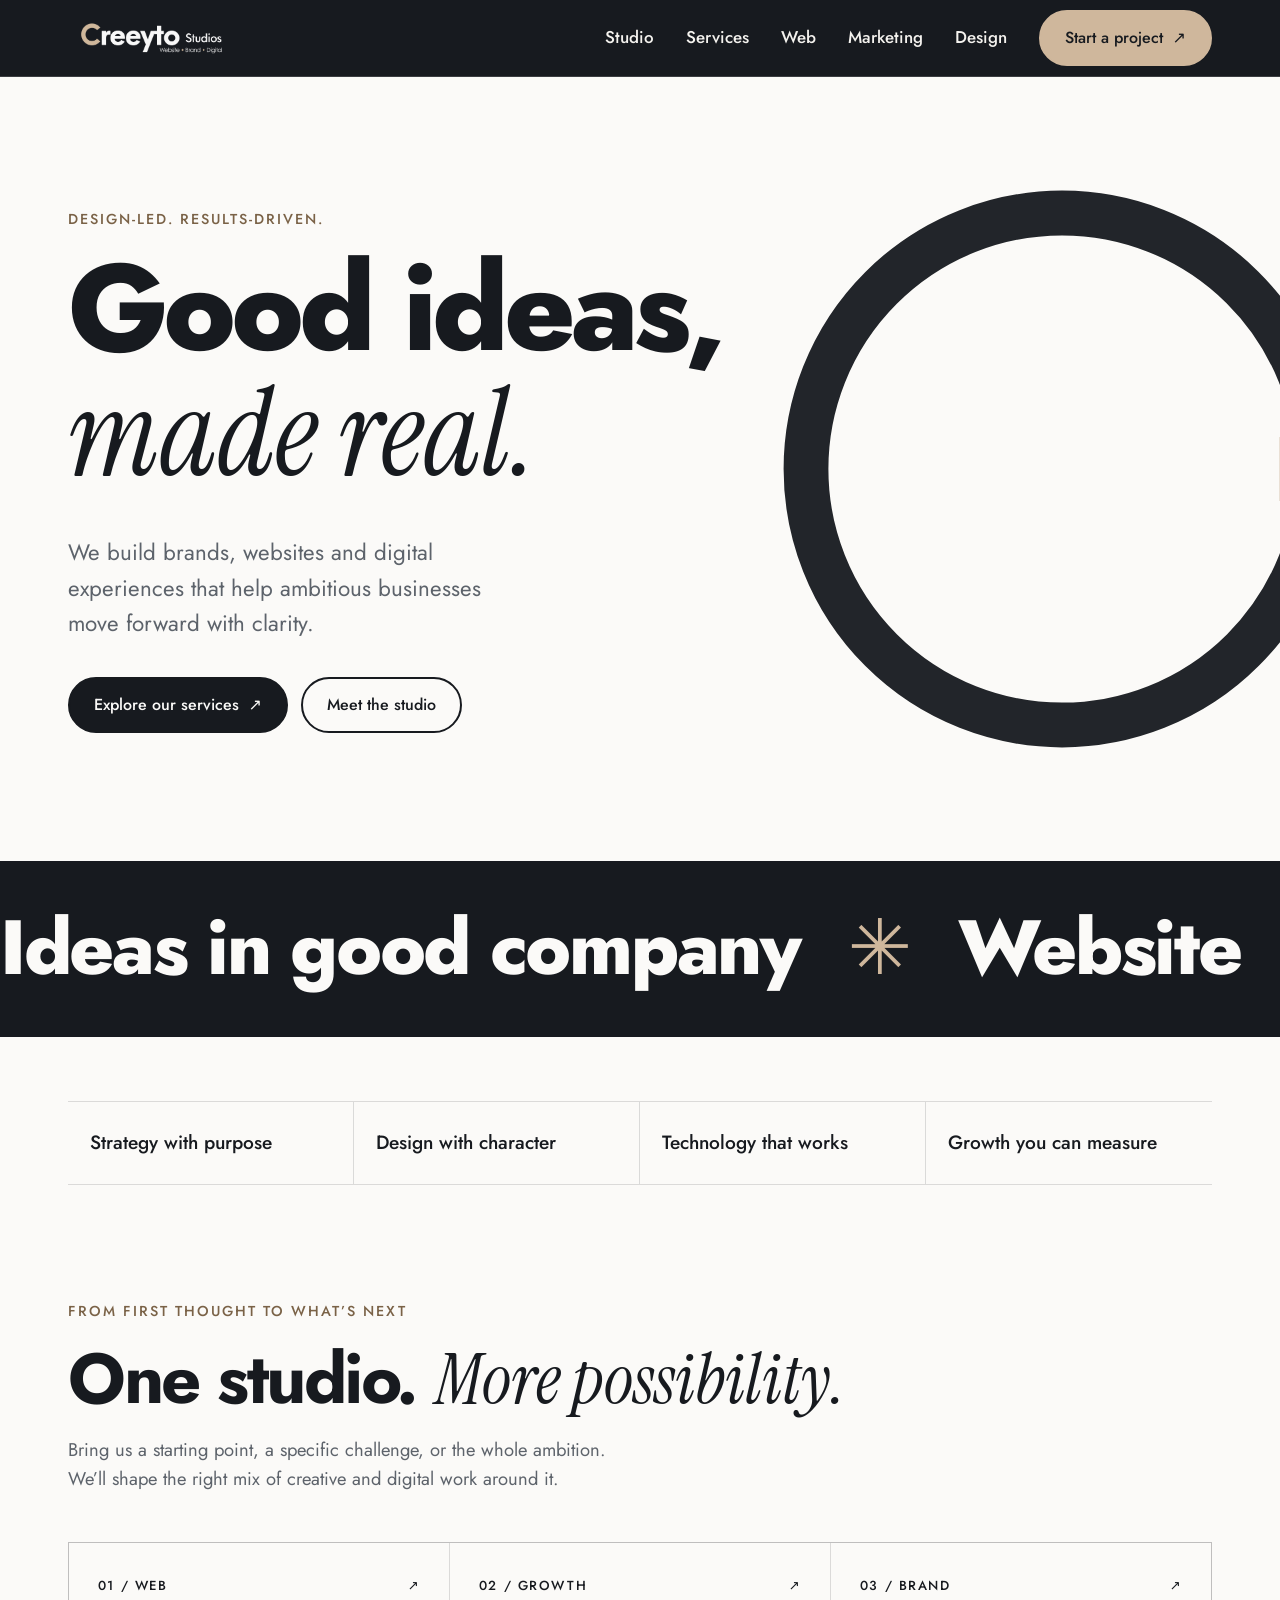
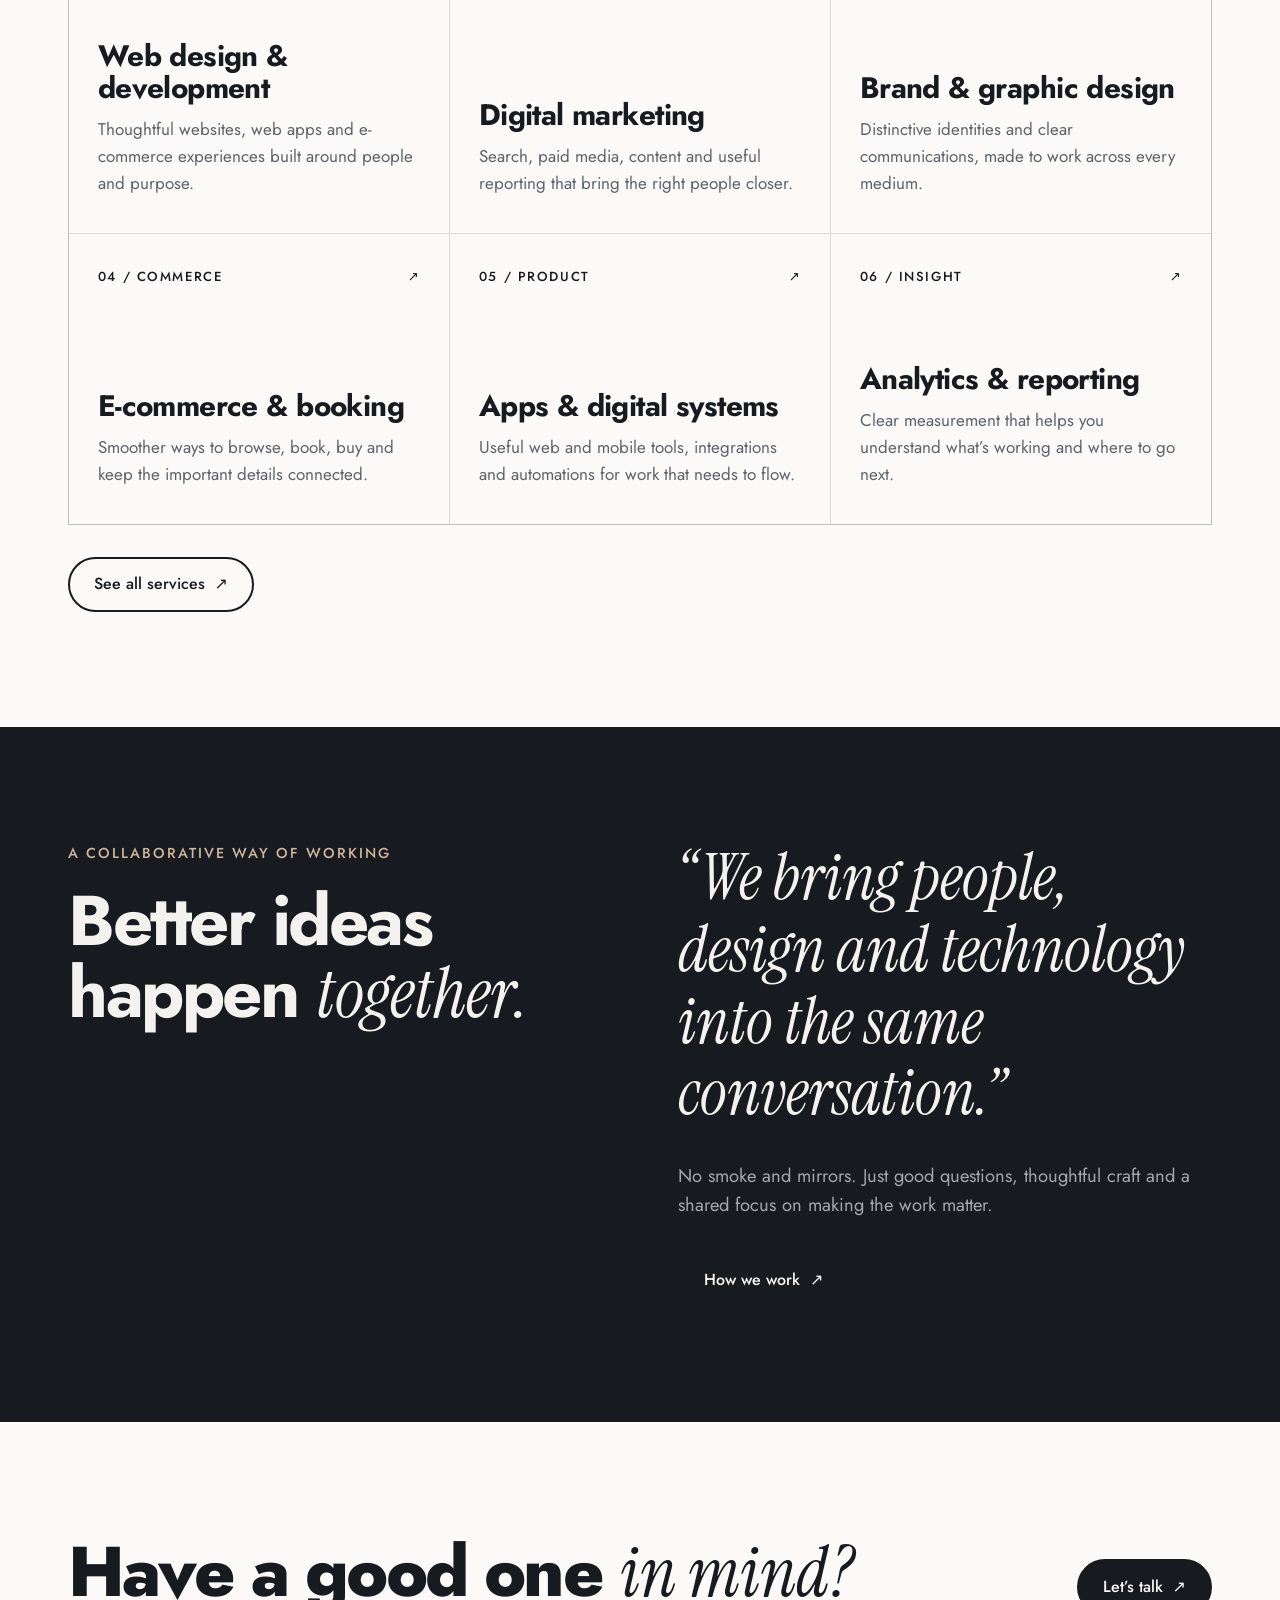
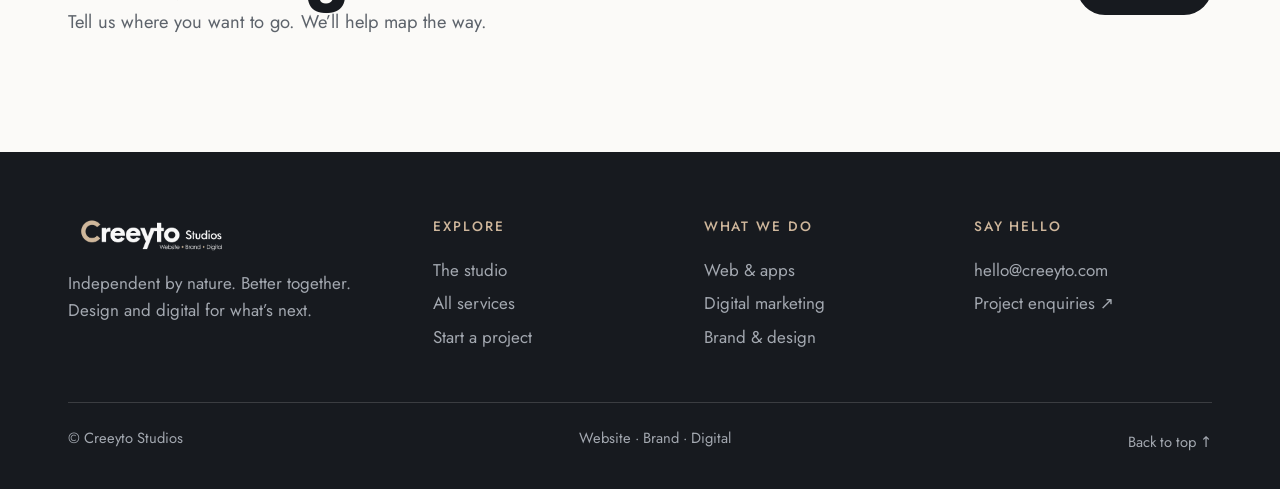
<file: index.html>
<!doctype html>
<html lang="en">
<head>
  <!-- Google tag (gtag.js) -->
<script async src="https://www.googletagmanager.com/gtag/js?id=G-46SFS5KT2S"></script>
<script>
  window.dataLayer = window.dataLayer || [];
  function gtag(){dataLayer.push(arguments);}
  gtag('js', new Date());

  gtag('config', 'G-46SFS5KT2S');
</script>
<meta charset="utf-8"><meta name="viewport" content="width=device-width, initial-scale=1, viewport-fit=cover">
<meta name="theme-color" content="#171a1f"><meta name="description" content="Creeyto is an independent design and digital studio building brands, websites, apps and growth systems.">
<title>Creeyto Studios — Design and digital, thoughtfully made</title>
<link rel="preconnect" href="https://fonts.googleapis.com"><link rel="preconnect" href="https://fonts.gstatic.com" crossorigin>
<link href="https://fonts.googleapis.com/css2?family=Instrument+Serif:ital@0;1&family=Jost:wght@300;400;500;700;800&display=swap" rel="stylesheet">
<script>document.documentElement.classList.add('js')</script>
<style>
:root{
  --bg:#fbfaf8;--ink:#171a1f;--muted:#5d636b;--card:#f0ece5;--line:rgba(23,26,31,.14);--sand:#cfb79c;--sand-ink:#7a6247;
  --f:'Neue Einstellung','Century Gothic','CenturyGotham','Gotham','Jost',system-ui,sans-serif;--s:'Instrument Serif','Georgia','Times New Roman',serif;
  box-sizing:border-box;padding-top:env(safe-area-inset-top,0px);padding-bottom:env(safe-area-inset-bottom,0px)
}
@media (prefers-color-scheme:dark){:root:not([data-theme="light"]){--bg:#13161a;--ink:#f4f2ee;--muted:#a3a8b0;--card:#1c2027;--line:rgba(244,242,238,.16);--sand-ink:#cfb79c}}
:root[data-theme="dark"]{--bg:#13161a;--ink:#f4f2ee;--muted:#a3a8b0;--card:#1c2027;--line:rgba(244,242,238,.16);--sand-ink:#cfb79c}
html{scroll-padding-top:env(safe-area-inset-top,0px)}
*,*::before,*::after{box-sizing:border-box}
body{margin:0;background:var(--bg);color:var(--ink);font:400 1.0625rem/1.6 var(--f);-webkit-font-smoothing:antialiased;overflow-x:hidden}
body::before{content:"";position:fixed;inset:0 0 auto;height:env(safe-area-inset-top,0px);background:var(--bg);z-index:60}
a{color:inherit;text-decoration:none}
:focus-visible{outline:3px solid var(--sand);outline-offset:3px}
.w{max-width:1240px;margin:0 auto;padding:0 clamp(1.25rem,4vw,3rem)}
em,.it{font-family:var(--s);font-style:italic;font-weight:400;letter-spacing:0}
.eb{font-size:.9rem;font-weight:500;letter-spacing:.14em;text-transform:uppercase;color:var(--sand-ink);margin:0 0 1.25rem}

/* header */
header{position:sticky;top:env(safe-area-inset-top,0px);z-index:50;background:color-mix(in srgb,var(--bg) 82%,transparent);backdrop-filter:blur(14px);-webkit-backdrop-filter:blur(14px);border-bottom:1px solid var(--line)}
header .w{display:flex;align-items:center;justify-content:space-between;height:76px}
.logo{font-weight:800;font-size:1.65rem;letter-spacing:-.03em;display:flex;align-items:baseline;gap:.45rem}
.logo b{color:var(--sand)}.logo small{font-size:.9rem;font-weight:500;letter-spacing:0}
nav{display:flex;gap:2rem;align-items:center}
nav a{position:relative;font-weight:500;padding:.3rem 0}
nav a:not(.cta)::after{content:"";position:absolute;left:0;bottom:0;height:2px;width:100%;background:var(--sand);transform:scaleX(0);transform-origin:left;transition:transform .35s}
nav a:not(.cta):hover::after,nav a.on::after{transform:scaleX(1)}
.cta,.btn{display:inline-flex;align-items:center;gap:.6rem;background:var(--ink);color:var(--bg);padding:.8rem 1.5rem;border-radius:999px;font-weight:500;border:2px solid var(--ink);transition:background .3s,color .3s,border-color .3s,gap .3s;cursor:pointer;font-family:inherit;font-size:1rem}
.cta:hover,.btn:hover{background:var(--sand);border-color:var(--sand);color:#171a1f;gap:.95rem}
.btn.o{background:transparent;color:var(--ink)}.btn.o:hover{background:var(--sand);color:#171a1f}
.burger{display:none;background:none;border:0;color:var(--ink);font:inherit;font-weight:500;cursor:pointer;padding:.5rem}

/* pages */
.page{display:none}.page.active{display:block;animation:pg .7s cubic-bezier(.2,.7,.2,1)}
@keyframes pg{from{opacity:0;transform:translateY(24px)}to{opacity:1;transform:none}}
.js .r{opacity:0;transform:translateY(34px);transition:opacity .9s cubic-bezier(.2,.7,.2,1) var(--d,0s),transform .9s cubic-bezier(.2,.7,.2,1) var(--d,0s)}
.js .r.in{opacity:1;transform:none}

/* hero */
.hero{position:relative;overflow:hidden;padding:clamp(3rem,9vw,7.5rem) 0 clamp(4rem,9vw,7rem)}
h1{font-size:clamp(3rem,9.5vw,8.2rem);line-height:.95;letter-spacing:-.04em;font-weight:800;margin:0 0 2rem}
h1 .ln{display:block;overflow:hidden;padding-bottom:.08em}
h1 .ln>span{display:block;transform:translateY(110%);animation:up 1.1s cubic-bezier(.2,.8,.2,1) forwards}
h1 .ln:nth-child(2)>span{animation-delay:.18s}
@keyframes up{to{transform:none}}
.lede{font-size:clamp(1.1rem,2vw,1.4rem);max-width:36ch;color:var(--muted);margin:0 0 2.2rem}
.acts{display:flex;gap:.8rem;flex-wrap:wrap}
.orb{position:absolute;right:-8vw;top:50%;width:min(52vw,640px);aspect-ratio:1;transform:translateY(-50%);color:var(--ink);opacity:.95;pointer-events:none}
.orb .ring{stroke-dasharray:1;stroke-dashoffset:1;animation:draw 2.4s .3s ease forwards}
@keyframes draw{to{stroke-dashoffset:0}}
.orb .sq{transform-origin:100px 100px;animation:spin 18s linear infinite}
@keyframes spin{to{transform:rotate(360deg)}}
.hero .w{position:relative;z-index:1}

/* marquee */
.mq{background:var(--ink);color:var(--bg);overflow:hidden;padding:1.6rem 0;border-block:1px solid var(--line)}
.mq div{display:flex;width:max-content;animation:mq 28s linear infinite}
.mq span{font-size:clamp(2.4rem,6vw,5rem);font-weight:800;letter-spacing:-.03em;white-space:nowrap;padding-right:3rem}
.mq span i{color:var(--sand);font-style:normal;margin-left:3rem}
@keyframes mq{to{transform:translateX(-50%)}}
.mq:hover div{animation-play-state:paused}

/* sections */
section.s{padding:clamp(4rem,9vw,7.5rem) 0}
h2{font-size:clamp(2.2rem,5.5vw,4.4rem);line-height:1.02;letter-spacing:-.035em;font-weight:700;margin:0 0 1.2rem;max-width:18ch}
.sub{color:var(--muted);max-width:50ch;font-size:1.15rem;margin:0 0 3rem}
.pil{display:grid;grid-template-columns:repeat(4,1fr);border-block:1px solid var(--line)}
.pil p{margin:0;padding:1.6rem 1.4rem;font-size:1.2rem;font-weight:500;border-right:1px solid var(--line);transition:background .35s}
.pil p:last-child{border:0}.pil p:hover{background:var(--card)}

.grid{display:grid;grid-template-columns:repeat(3,1fr);gap:1px;background:var(--line);border:1px solid var(--line)}
.card{position:relative;background:var(--bg);padding:2rem 1.8rem 2.2rem;min-height:290px;display:flex;flex-direction:column;overflow:hidden;transition:color .4s}
.card::before{content:"";position:absolute;inset:0;background:var(--sand);transform:translateY(101%);transition:transform .5s cubic-bezier(.2,.8,.2,1);z-index:0}
.card:hover::before{transform:none}.card:hover{color:#171a1f}.card:hover p{color:#171a1f}
.card>*{position:relative;z-index:1}
.card small{font-weight:500;letter-spacing:.12em;text-transform:uppercase;font-size:.82rem;display:flex;justify-content:space-between}
.card h3{font-size:1.85rem;line-height:1.1;letter-spacing:-.02em;margin:auto 0 .7rem;font-weight:700;padding-top:2.5rem}
.card p{margin:0;color:var(--muted);transition:color .4s}
.card .ar{transition:transform .4s}.card:hover .ar{transform:translate(4px,-4px) rotate(8deg)}

.band{background:#171a1f;color:#f4f2ee}
.band .eb{color:var(--sand)}.band .sub{color:#a3a8b0}
.q{font-family:var(--s);font-style:italic;font-size:clamp(2rem,5vw,4rem);line-height:1.12;max-width:22ch;margin:0 0 2rem}
.cols{display:grid;grid-template-columns:1fr 1fr;gap:clamp(2rem,6vw,5rem);align-items:start}
.vals{list-style:none;margin:0;padding:0}
.vals li{display:flex;justify-content:space-between;align-items:baseline;padding:1.1rem 0;border-top:1px solid var(--line);font-size:clamp(1.6rem,3.5vw,2.6rem);font-weight:700;letter-spacing:-.02em;transition:padding .4s,color .4s}
.vals li:last-child{border-bottom:1px solid var(--line)}
.vals li:hover{padding-left:1rem;color:var(--sand-ink)}
.vals span{font-size:1rem;font-weight:400;color:var(--muted);max-width:26ch;text-align:right}
.tags{list-style:none;padding:0;margin:1.5rem 0 0;display:flex;flex-wrap:wrap;gap:.55rem}
.tags li{border:1px solid var(--line);border-radius:999px;padding:.35rem 1rem;font-size:.97rem;transition:background .3s,color .3s}
.tags li:hover{background:var(--sand);color:#171a1f;border-color:var(--sand)}
.steps{display:grid;grid-template-columns:repeat(4,1fr);gap:1.5rem;counter-reset:st}
.steps div{border-top:2px solid var(--ink);padding-top:1.2rem}
.steps div::before{counter-increment:st;content:"0" counter(st);font-family:var(--s);font-style:italic;font-size:2rem;color:var(--sand-ink);display:block}
.steps h4{margin:.2rem 0 .4rem;font-size:1.3rem}.steps p{margin:0;color:var(--muted)}
.ph{padding:clamp(3rem,8vw,6rem) 0 2rem}
.ph h1{font-size:clamp(2.8rem,8vw,6.5rem);max-width:14ch}
.big{font-size:clamp(2.6rem,8vw,7rem);font-weight:800;letter-spacing:-.04em;line-height:.98;margin:0 0 2rem}

/* contact */
form{display:grid;gap:1.2rem}
label{display:grid;gap:.4rem;font-weight:500}
input,select,textarea{font:inherit;color:var(--ink);background:transparent;border:0;border-bottom:2px solid var(--line);padding:.7rem 0;border-radius:0;transition:border-color .3s}
select option{color:#171a1f}
.fld{display:grid;gap:.4rem}.fld>label{font-weight:500}
.ph2{display:grid;grid-template-columns:minmax(150px,200px) 1fr;gap:1rem}
@media (max-width:480px){.ph2{grid-template-columns:1fr}}
input:focus,select:focus,textarea:focus{outline:0;border-color:var(--sand)}
address{font-style:normal;font-size:1.2rem;line-height:1.9}
address a{border-bottom:2px solid var(--sand)}

footer{background:#171a1f;color:#f4f2ee;padding:4rem 0 2rem}
footer .f{display:grid;grid-template-columns:1.4fr 1fr 1fr 1fr;gap:2rem}
footer h5{margin:0 0 1rem;font-size:.85rem;letter-spacing:.14em;text-transform:uppercase;color:var(--sand);font-weight:500}
footer a{display:block;color:#a3a8b0;padding:.2rem 0;transition:color .25s}footer a:hover{color:var(--sand)}
footer .logo{color:#f4f2ee;margin-bottom:1rem}
footer .ft{display:flex;justify-content:space-between;flex-wrap:wrap;gap:.5rem;margin-top:3rem;padding-top:1.5rem;border-top:1px solid rgba(244,242,238,.16);color:#a3a8b0;font-size:.92rem}

@media (max-width:860px){
  .burger{display:block}
  nav{position:fixed;inset:calc(76px + env(safe-area-inset-top,0px)) 0 auto;background:var(--bg);flex-direction:column;align-items:flex-start;padding:1.5rem clamp(1.25rem,4vw,3rem) 2rem;gap:1.1rem;border-bottom:1px solid var(--line);transform:translateY(-130%);transition:transform .45s cubic-bezier(.2,.8,.2,1);z-index:-1}
  nav.open{transform:none}
  nav a{font-size:1.4rem}
  .grid,.cols,.pil,.steps,footer .f{grid-template-columns:1fr}
  .pil p{border-right:0;border-bottom:1px solid var(--line)}
  .orb{opacity:.18;right:-30vw;width:90vw}
  .vals li{flex-direction:column;gap:.3rem}.vals span{text-align:left}
}
@media (prefers-reduced-motion:reduce){
  *,*::before,*::after{animation-duration:.01ms!important;animation-iteration-count:1!important;transition-duration:.01ms!important}
  .js .r{opacity:1;transform:none}h1 .ln>span{transform:none}.orb .ring{stroke-dashoffset:0}
}

/* Homepage refinements */
header{background:#171a1f;color:#f4f2ee;border-color:rgba(244,242,238,.16)}
header nav a{color:#f4f2ee}
header nav .cta{background:#cfb79c;border-color:#cfb79c;color:#171a1f}
header nav .cta:hover{background:#171a1f;color:#cfb79c}
header .burger{color:#f4f2ee}
header nav.open{background:#171a1f;color:#f4f2ee}
.logo img{width:clamp(145px,13vw,180px);height:auto;display:block}
.hero{min-height:570px}
.hero .w{padding-top:1rem;padding-bottom:1rem}
.home-cta{padding:clamp(4rem,9vw,7rem) 0}
.home-cta .w{display:flex;justify-content:space-between;align-items:center;gap:2rem}
.home-cta h2{font-size:clamp(2.3rem,5.5vw,4.4rem);max-width:15ch;margin:0}
footer .w{max-width:1240px}
@media(max-width:860px){.home-cta .w{align-items:flex-start;flex-direction:column}}
</style>
</head>
<body>
<header><div class="w">
<a class="logo" href="index.html" aria-label="Creeyto Studios home"><img src="creeyto-wordmark.png" alt="Creeyto Studios — Website, Brand, Digital"></a>
<button class="burger" aria-expanded="false" aria-controls="nav">Menu</button>
<nav id="nav" aria-label="Main navigation"><a href="studio.html">Studio</a><a href="services.html">Services</a><a href="web-design.html">Web</a><a href="digital-marketing.html">Marketing</a><a href="graphic-design.html">Design</a><a class="cta" href="contact.html">Start a project <span aria-hidden="true">↗</span></a></nav>
</div></header>
<main id="top">
<section class="hero"><svg class="orb" viewBox="0 0 200 200" aria-hidden="true"><circle class="ring" pathLength="1" cx="100" cy="100" r="80" fill="none" stroke="currentColor" stroke-width="14"/><g class="sq"><rect x="168" y="90" width="26" height="20" fill="#cfb79c"/></g></svg>
<div class="w"><p class="eb">Design-led. Results-driven.</p><h1><span class="ln"><span>Good ideas,</span></span><span class="ln"><span><em>made real.</em></span></span></h1><p class="lede">We build brands, websites and digital experiences that help ambitious businesses move forward with clarity.</p><div class="acts"><a class="cta" href="services.html">Explore our services <span aria-hidden="true">↗</span></a><a class="btn o" href="studio.html">Meet the studio</a></div></div></section>
<div class="mq" aria-label="Ideas in good company: website, brand, digital"><div><span>Ideas in good company<i>✳</i></span><span>Website<i>✳</i></span><span>Brand<i>✳</i></span><span>Digital<i>✳</i></span><span>Ideas in good company<i>✳</i></span><span>Website<i>✳</i></span><span>Brand<i>✳</i></span><span>Digital<i>✳</i></span></div></div>
<div class="w r" style="margin-top:4rem"><div class="pil"><p>Strategy with purpose</p><p>Design with character</p><p>Technology that works</p><p>Growth you can measure</p></div></div>
<section class="s"><div class="w"><p class="eb r">From first thought to what’s next</p><h2 class="r">One studio. <em>More possibility.</em></h2><p class="sub r">Bring us a starting point, a specific challenge, or the whole ambition. We’ll shape the right mix of creative and digital work around it.</p><div class="grid">
<a class="card r" href="web-design.html"><small>01 / WEB <span class="ar">↗</span></small><h3>Web design &amp; development</h3><p>Thoughtful websites, web apps and e-commerce experiences built around people and purpose.</p></a>
<a class="card r" href="digital-marketing.html"><small>02 / GROWTH <span class="ar">↗</span></small><h3>Digital marketing</h3><p>Search, paid media, content and useful reporting that bring the right people closer.</p></a>
<a class="card r" href="graphic-design.html"><small>03 / BRAND <span class="ar">↗</span></small><h3>Brand &amp; graphic design</h3><p>Distinctive identities and clear communications, made to work across every medium.</p></a>
<a class="card r" href="services.html#commerce"><small>04 / COMMERCE <span class="ar">↗</span></small><h3>E-commerce &amp; booking</h3><p>Smoother ways to browse, book, buy and keep the important details connected.</p></a>
<a class="card r" href="services.html#apps"><small>05 / PRODUCT <span class="ar">↗</span></small><h3>Apps &amp; digital systems</h3><p>Useful web and mobile tools, integrations and automations for work that needs to flow.</p></a>
<a class="card r" href="services.html#analytics"><small>06 / INSIGHT <span class="ar">↗</span></small><h3>Analytics &amp; reporting</h3><p>Clear measurement that helps you understand what’s working and where to go next.</p></a>
</div><p style="margin:2rem 0 0"><a class="btn o" href="services.html">See all services <span aria-hidden="true">↗</span></a></p></div></section>
<section class="s band"><div class="w cols"><div><p class="eb r">A collaborative way of working</p><h2 class="r">Better ideas happen <em>together.</em></h2></div><div><p class="q r">“We bring people, design and technology into the same conversation.”</p><p class="sub r" style="margin-bottom:2rem">No smoke and mirrors. Just good questions, thoughtful craft and a shared focus on making the work matter.</p><a class="cta r" href="studio.html">How we work <span aria-hidden="true">↗</span></a></div></div></section>
<section class="s home-cta"><div class="w"><div><h2 class="big r" style="max-width:none">Have a good one <em>in mind?</em></h2><p class="sub r" style="margin-bottom:0">Tell us where you want to go. We’ll help map the way.</p></div><a class="cta r" href="contact.html">Let’s talk <span aria-hidden="true">↗</span></a></div></section>
</main>
<footer><div class="w"><div class="f"><div><a class="logo" href="index.html"><img src="creeyto-wordmark.png" alt="Creeyto Studios"></a><p style="color:#a3a8b0;max-width:30ch;margin:0">Independent by nature. Better together. Design and digital for what’s next.</p></div><div><h5>Explore</h5><a href="studio.html">The studio</a><a href="services.html">All services</a><a href="contact.html">Start a project</a></div><div><h5>What we do</h5><a href="web-design.html">Web &amp; apps</a><a href="digital-marketing.html">Digital marketing</a><a href="graphic-design.html">Brand &amp; design</a></div><div><h5>Say hello</h5><a href="mailto:hello@creeyto.com">hello@creeyto.com</a><a href="contact.html">Project enquiries ↗</a></div></div><div class="ft"><span>© <span data-year></span> Creeyto Studios</span><span>Website · Brand · Digital</span><a href="#top">Back to top ↑</a></div></div></footer>
<script>
const io=new IntersectionObserver(es=>es.forEach(e=>{if(e.isIntersecting){e.target.classList.add('in');io.unobserve(e.target)}}),{threshold:.12});
document.querySelectorAll('.r').forEach(el=>io.observe(el));
const b=document.querySelector('.burger'),nav=document.getElementById('nav');
b.addEventListener('click',()=>{const open=nav.classList.toggle('open');b.setAttribute('aria-expanded',String(open));b.textContent=open?'Close':'Menu'});
nav.querySelectorAll('a').forEach(a=>a.addEventListener('click',()=>{nav.classList.remove('open');b.setAttribute('aria-expanded','false');b.textContent='Menu'}));
document.querySelectorAll('.card').forEach((el,i)=>el.style.setProperty('--d',`${(i%3)*.1}s`));
</script>
</body></html>
</file>
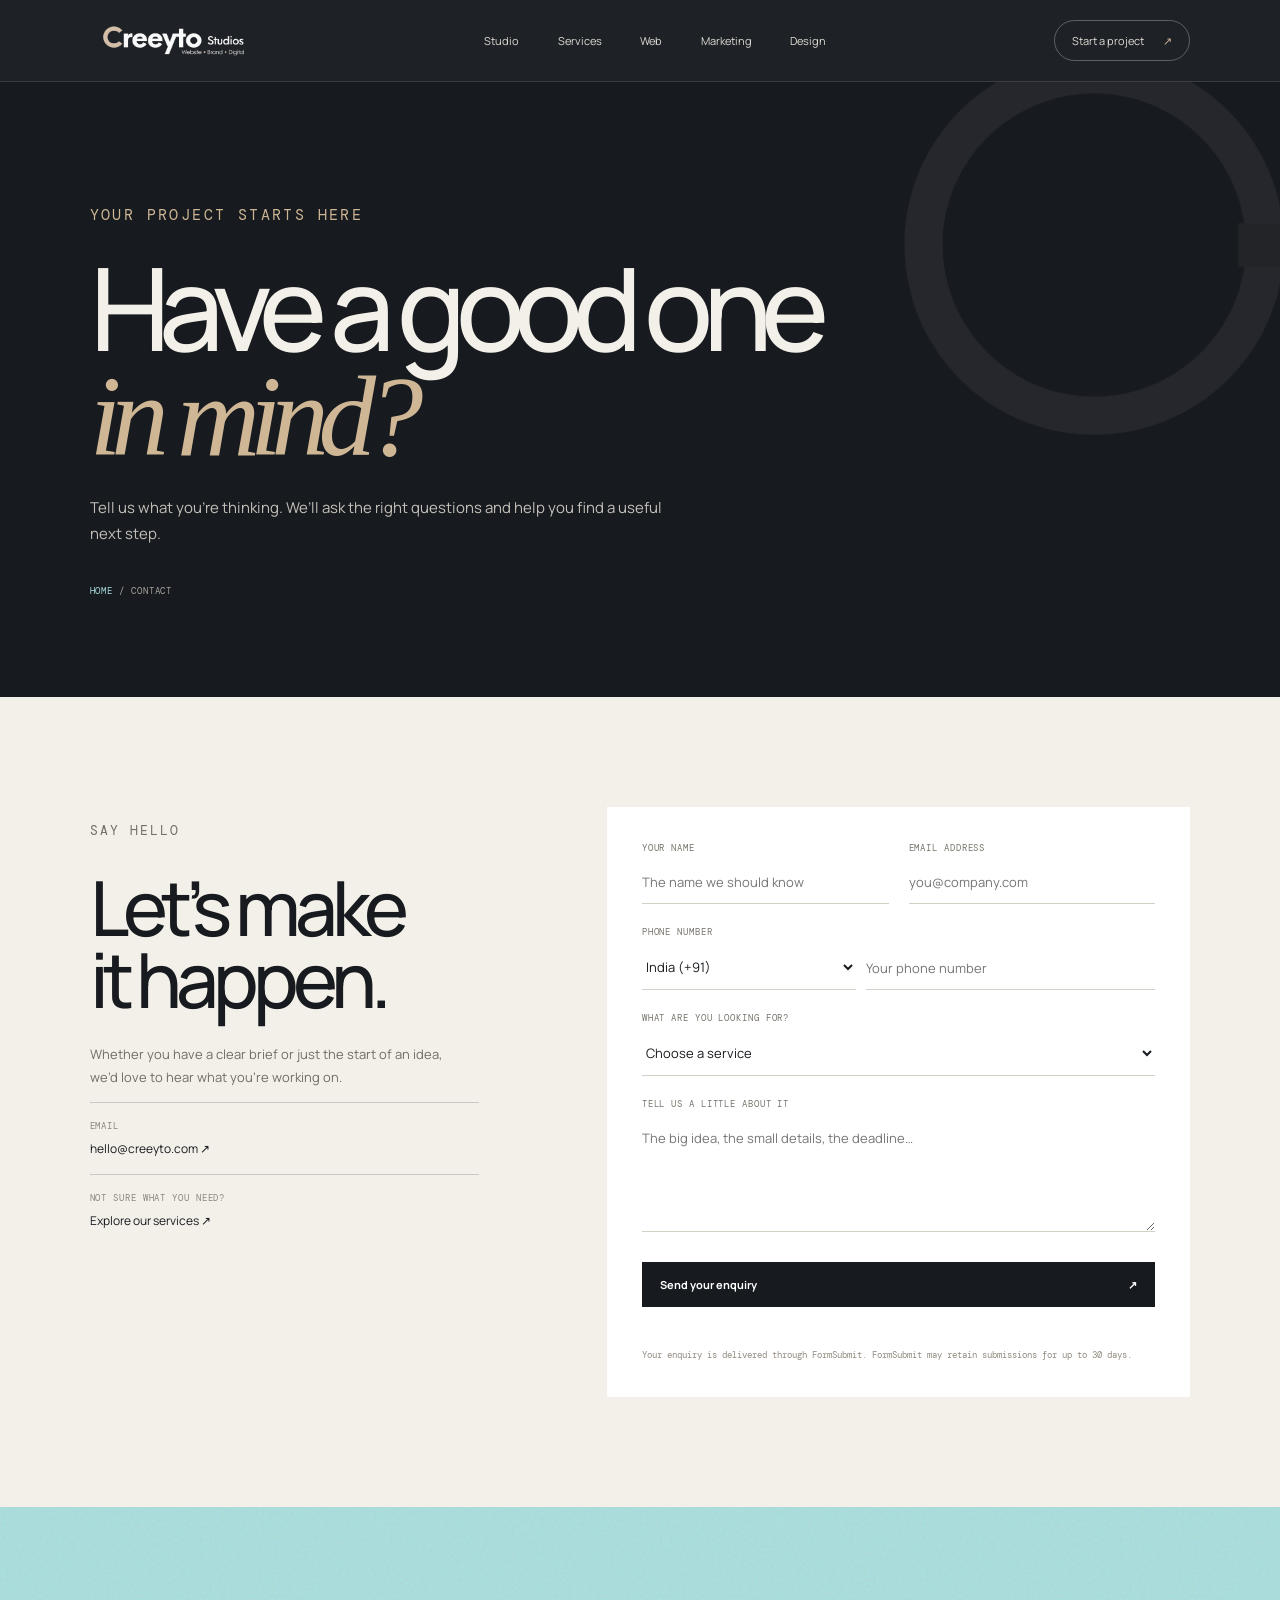
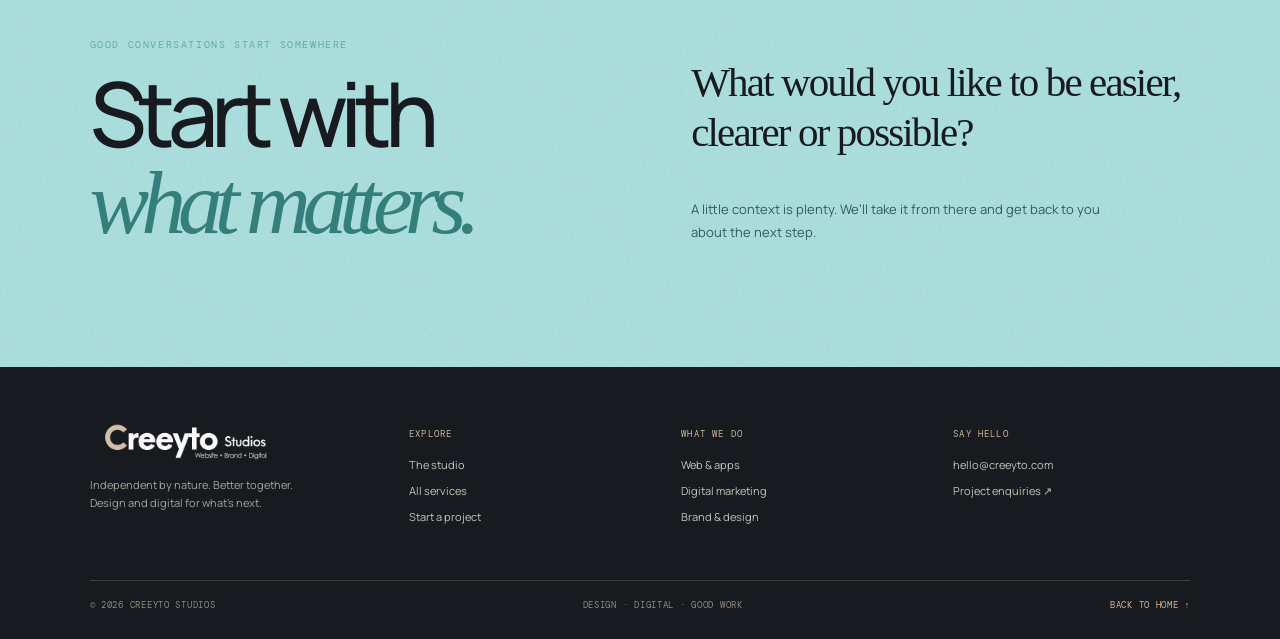
<file: contact.html>
<!doctype html><html lang="en"><head><meta charset="utf-8"><meta name="viewport" content="width=device-width, initial-scale=1"><meta name="theme-color" content="#171a1f"><meta name="description" content="Start a project with Creeyto Studios. Tell us what you have in mind and we'll get back to you."><title>Contact — Creeyto Studios</title><link rel="stylesheet" href="site.css"><script src="site.js" defer></script></head><body>
<header class="site-header"><a class="brand" href="index.html" aria-label="Creeyto Studios home"><img src="creeyto-wordmark.png" alt="Creeyto Studios — Website, Brand, Digital"></a><nav class="desktop-nav" aria-label="Main navigation"><a href="studio.html">Studio</a><a href="services.html">Services</a><a href="web-design.html">Web</a><a href="digital-marketing.html">Marketing</a><a href="graphic-design.html">Design</a></nav><a class="header-cta" href="contact.html" aria-current="page">Start a project <span>↗</span></a><button class="menu-toggle" aria-label="Open navigation" aria-expanded="false"><span></span><span></span></button></header>
<nav class="mobile-menu" aria-label="Mobile navigation" aria-hidden="true"><a href="studio.html">Studio <span>01</span></a><a href="services.html">Services <span>02</span></a><a href="web-design.html">Web <span>03</span></a><a href="digital-marketing.html">Marketing <span>04</span></a><a href="graphic-design.html">Design <span>05</span></a><a href="contact.html">Contact <span>↗</span></a></nav>
<main><section class="page-hero"><div class="hero-watermark" aria-hidden="true"><img src="creeyto-mark-crop.png" alt=""></div><div class="page-hero-inner"><p class="eyebrow light">YOUR PROJECT STARTS HERE</p><h1>Have a good one<br><em>in mind?</em></h1><p>Tell us what you’re thinking. We’ll ask the right questions and help you find a useful next step.</p><div class="crumb"><a href="index.html">HOME</a> / CONTACT</div></div></section>
<section class="section"><div class="contact-grid"><div class="contact-info reveal"><p class="eyebrow">SAY HELLO</p><h2>Let’s make<br>it happen.</h2><p>Whether you have a clear brief or just the start of an idea, we’d love to hear what you’re working on.</p><a class="contact-detail" href="mailto:hello@creeyto.com"><small>EMAIL</small>hello@creeyto.com ↗</a><a class="contact-detail" href="services.html"><small>NOT SURE WHAT YOU NEED?</small>Explore our services ↗</a></div>
<form class="contact-form reveal">
  <div class="form-success" hidden role="status" aria-live="polite"><p class="eyebrow">ENQUIRY RECEIVED</p><h3>Thank you.</h3><p>Your message is on its way. We’ll be in touch soon.</p><a class="text-link" href="index.html">Back to the homepage <span>↗</span></a></div>
  <label class="form-trap" aria-hidden="true">Leave this field empty<input name="_honey" tabindex="-1" autocomplete="off"></label>
  <div class="form-row"><label>Your name<input name="name" autocomplete="name" placeholder="The name we should know" required></label><label>Email address<input type="email" name="email" autocomplete="email" placeholder="you@company.com" required></label></div>
  <label>Phone number<div class="phone-field"><select name="country_code" aria-label="Country calling code" autocomplete="tel-country-code" required><option value="+91" selected>India (+91)</option><option value="+1">United States / Canada (+1)</option><option value="+44">United Kingdom (+44)</option><option value="+61">Australia (+61)</option><option value="+64">New Zealand (+64)</option><option value="+971">UAE (+971)</option><option value="+966">Saudi Arabia (+966)</option><option value="+65">Singapore (+65)</option><option value="+60">Malaysia (+60)</option><option value="+92">Pakistan (+92)</option><option value="+880">Bangladesh (+880)</option><option value="+94">Sri Lanka (+94)</option><option value="+977">Nepal (+977)</option><option value="+86">China (+86)</option><option value="+81">Japan (+81)</option><option value="+82">South Korea (+82)</option><option value="+49">Germany (+49)</option><option value="+33">France (+33)</option><option value="+39">Italy (+39)</option><option value="+34">Spain (+34)</option><option value="+31">Netherlands (+31)</option><option value="+41">Switzerland (+41)</option><option value="+353">Ireland (+353)</option><option value="+55">Brazil (+55)</option><option value="+27">South Africa (+27)</option><option value="+234">Nigeria (+234)</option><option value="+254">Kenya (+254)</option><option value="+62">Indonesia (+62)</option><option value="+63">Philippines (+63)</option><option value="+66">Thailand (+66)</option></select><input type="tel" name="phone" autocomplete="tel-national" inputmode="tel" placeholder="Your phone number" required></div></label>
  <label>What are you looking for?<select name="service" required><option value="" disabled selected>Choose a service</option><option>Web design &amp; development</option><option>Digital marketing</option><option>Brand &amp; graphic design</option><option>E-commerce &amp; booking</option><option>Apps &amp; digital systems</option><option>Analytics &amp; reporting</option><option>Not sure yet</option></select></label>
  <label>Tell us a little about it<textarea name="message" rows="5" placeholder="The big idea, the small details, the deadline…" required></textarea></label>
  <button class="button dark" type="submit"><span>Send your enquiry</span><span>↗</span></button><p class="form-status" aria-live="polite"></p><p class="form-hint">Your enquiry is delivered through FormSubmit. FormSubmit may retain submissions for up to 30 days.</p>
</form></div></section>
<section class="section aqua-band texture"><div class="shell band-grid"><div class="reveal"><p class="eyebrow">GOOD CONVERSATIONS START SOMEWHERE</p><h2 class="section-title">Start with<br><em>what matters.</em></h2></div><div class="reveal"><p class="band-quote">What would you like to be easier, clearer or possible?</p><p class="band-note">A little context is plenty. We’ll take it from there and get back to you about the next step.</p></div></div></section></main>
<footer class="site-footer"><div class="footer-top"><div class="footer-brand"><a href="index.html"><img src="creeyto-wordmark.png" alt="Creeyto Studios"></a><p>Independent by nature. Better together. Design and digital for what’s next.</p></div><div class="footer-col"><h4>EXPLORE</h4><a href="studio.html">The studio</a><a href="services.html">All services</a><a href="contact.html">Start a project</a></div><div class="footer-col"><h4>WHAT WE DO</h4><a href="web-design.html">Web &amp; apps</a><a href="digital-marketing.html">Digital marketing</a><a href="graphic-design.html">Brand &amp; design</a></div><div class="footer-col"><h4>SAY HELLO</h4><a href="mailto:hello@creeyto.com">hello@creeyto.com</a><a href="contact.html">Project enquiries ↗</a></div></div><div class="footer-bottom"><span>© <span data-year></span> CREEYTO STUDIOS</span><span>DESIGN · DIGITAL · GOOD WORK</span><a href="index.html">BACK TO HOME ↑</a></div></footer></body></html>
</file>
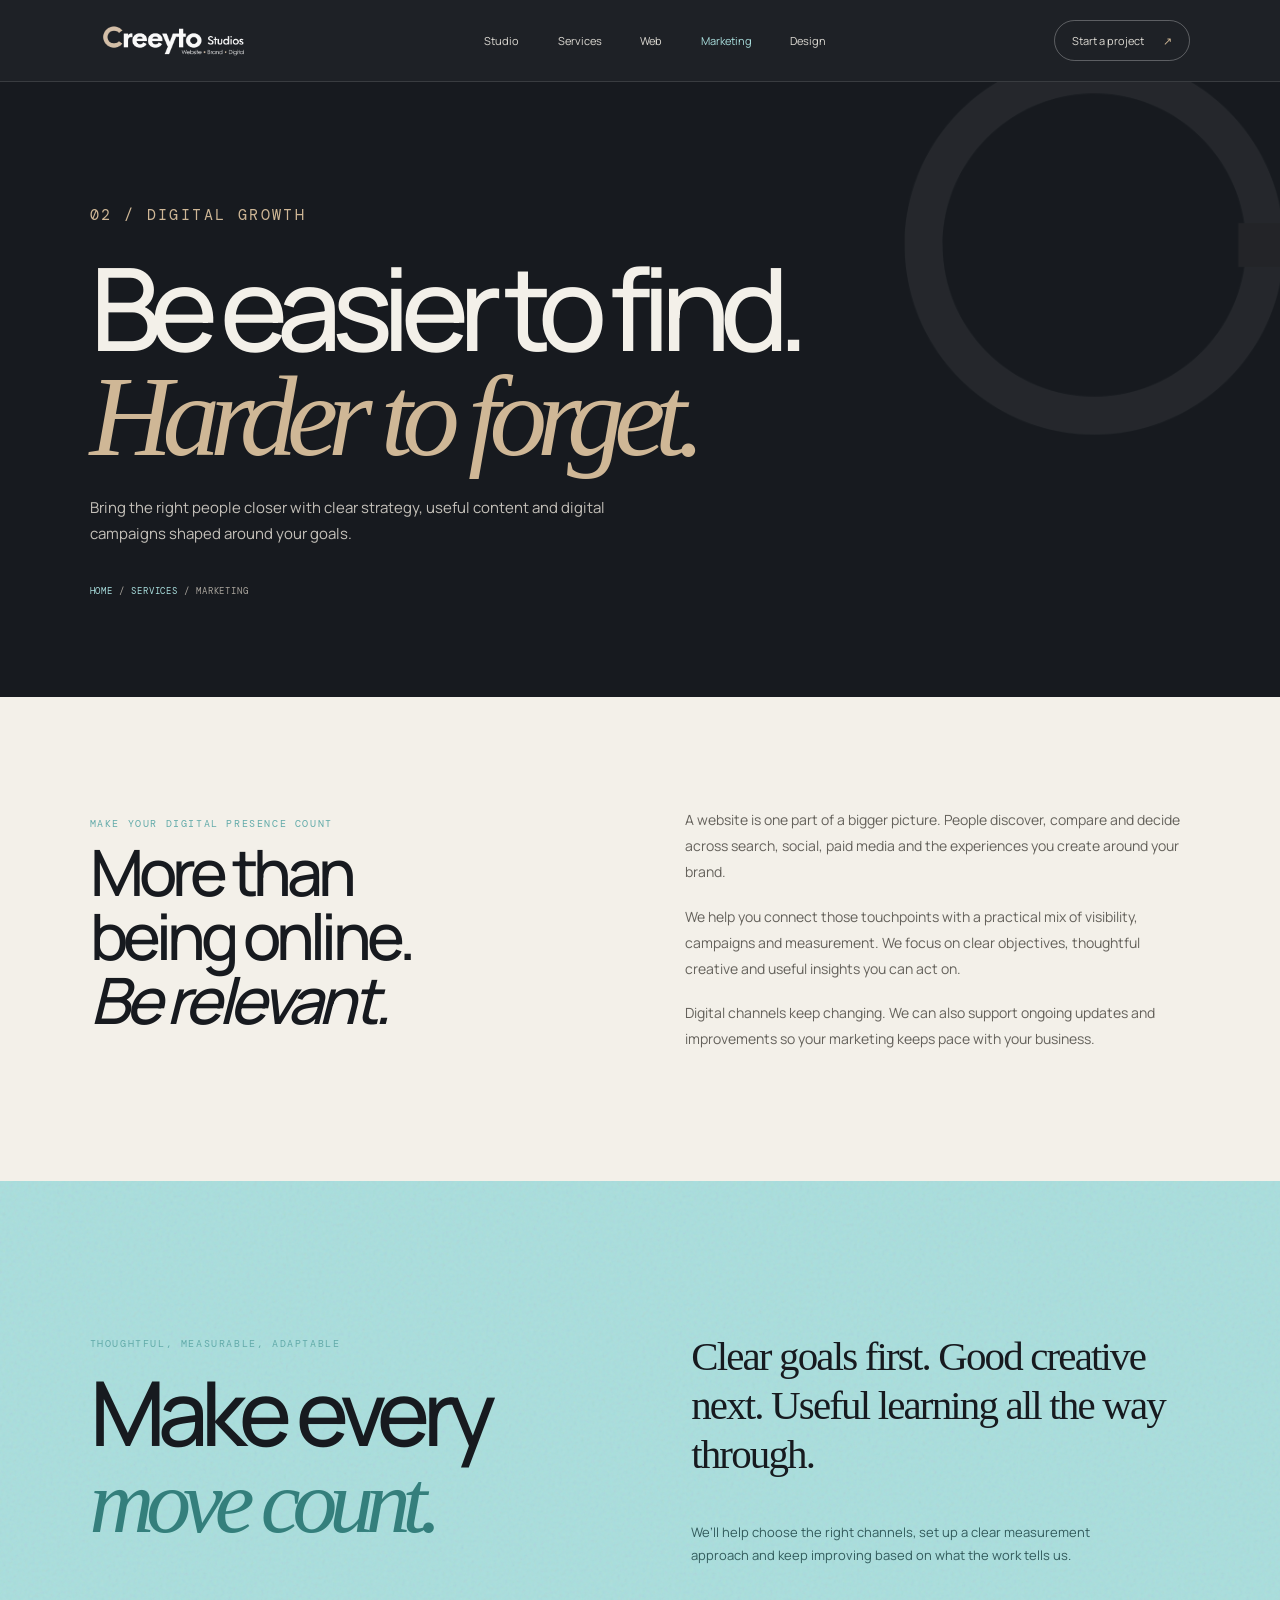
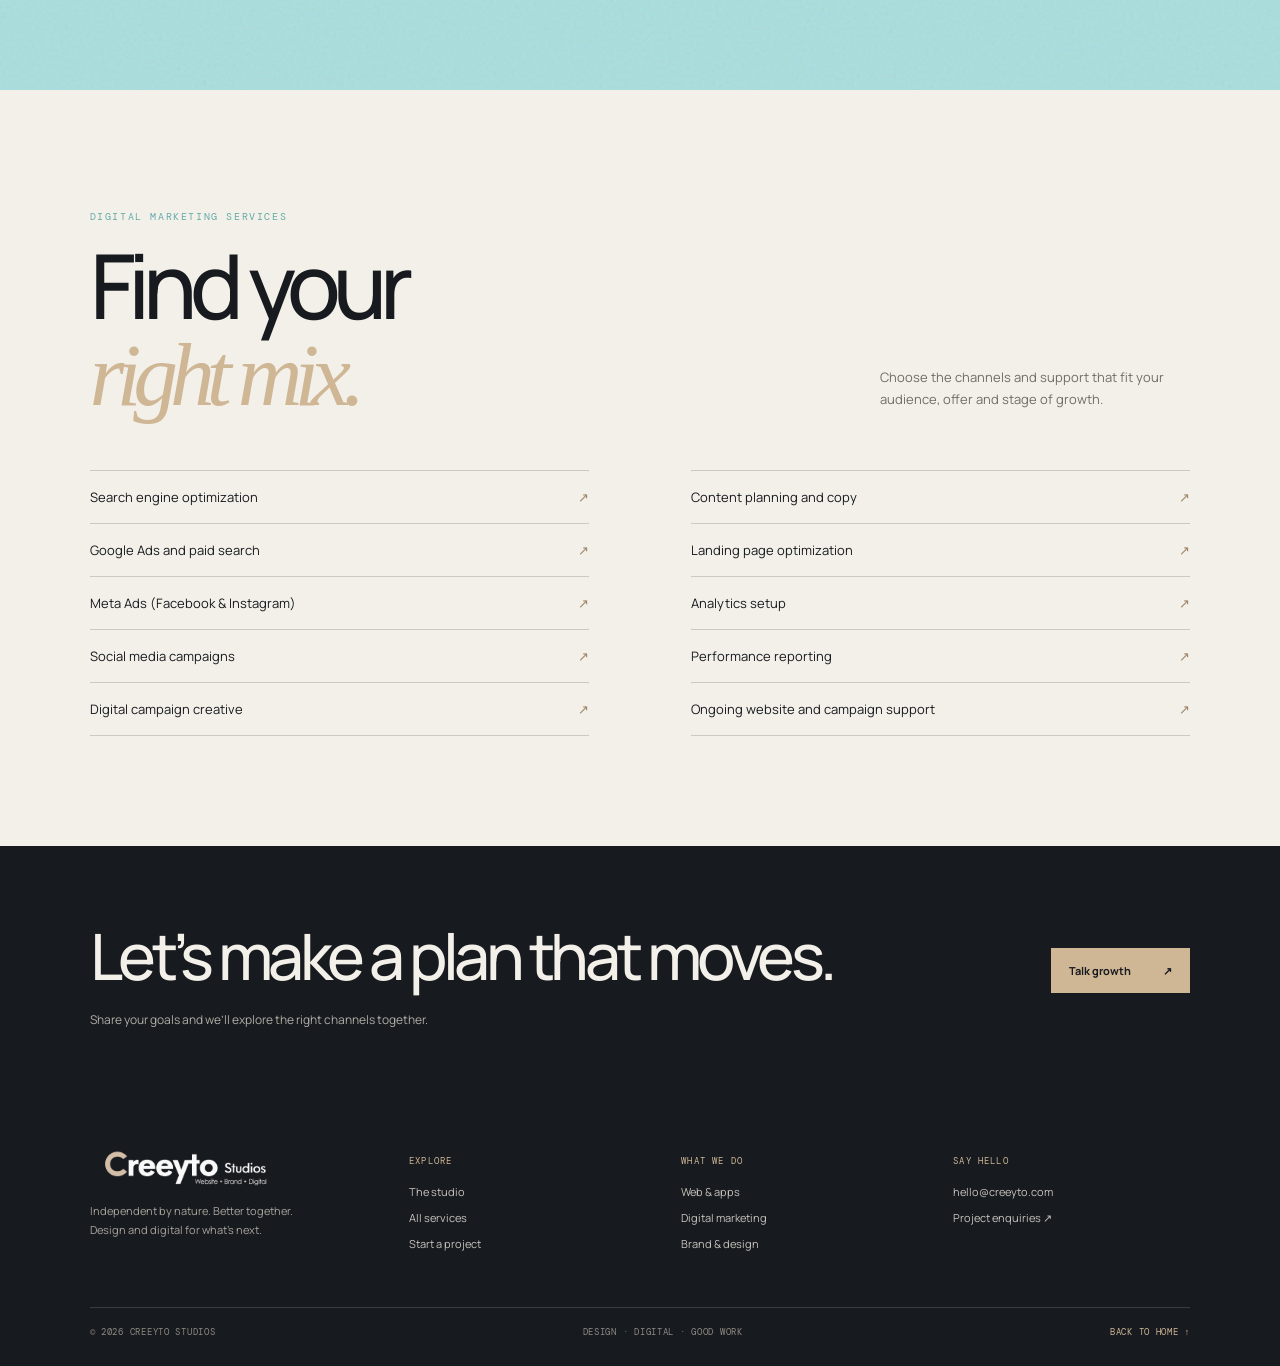
<file: digital-marketing.html>
<!doctype html><html lang="en"><head><meta charset="utf-8"><meta name="viewport" content="width=device-width, initial-scale=1"><meta name="theme-color" content="#171a1f"><meta name="description" content="Creeyto helps businesses get found and grow online with SEO, paid advertising, social campaigns, content and reporting."><title>Digital marketing — Creeyto Studios</title><link rel="stylesheet" href="site.css"><script src="site.js" defer></script></head><body>
<header class="site-header"><a class="brand" href="index.html" aria-label="Creeyto Studios home"><img src="creeyto-wordmark.png" alt="Creeyto Studios — Website, Brand, Digital"></a><nav class="desktop-nav" aria-label="Main navigation"><a href="studio.html">Studio</a><a href="services.html">Services</a><a href="web-design.html">Web</a><a href="digital-marketing.html" aria-current="page">Marketing</a><a href="graphic-design.html">Design</a></nav><a class="header-cta" href="contact.html">Start a project <span>↗</span></a><button class="menu-toggle" aria-label="Open navigation" aria-expanded="false"><span></span><span></span></button></header>
<nav class="mobile-menu" aria-label="Mobile navigation" aria-hidden="true"><a href="studio.html">Studio <span>01</span></a><a href="services.html">Services <span>02</span></a><a href="web-design.html">Web <span>03</span></a><a href="digital-marketing.html">Marketing <span>04</span></a><a href="graphic-design.html">Design <span>05</span></a><a href="contact.html">Contact <span>↗</span></a></nav>
<main><section class="page-hero"><div class="hero-watermark" aria-hidden="true"><img src="creeyto-mark-crop.png" alt=""></div><div class="page-hero-inner"><p class="eyebrow light">02 / DIGITAL GROWTH</p><h1>Be easier to find.<br><em>Harder to forget.</em></h1><p>Bring the right people closer with clear strategy, useful content and digital campaigns shaped around your goals.</p><div class="crumb"><a href="index.html">HOME</a> / <a href="services.html">SERVICES</a> / MARKETING</div></div></section>
<section class="section"><div class="feature-grid"><div class="reveal"><p class="eyebrow">MAKE YOUR DIGITAL PRESENCE COUNT</p><h2>More than<br>being online.<br><em>Be relevant.</em></h2></div><div class="body-copy reveal"><p>A website is one part of a bigger picture. People discover, compare and decide across search, social, paid media and the experiences you create around your brand.</p><p>We help you connect those touchpoints with a practical mix of visibility, campaigns and measurement. We focus on clear objectives, thoughtful creative and useful insights you can act on.</p><p>Digital channels keep changing. We can also support ongoing updates and improvements so your marketing keeps pace with your business.</p></div></div></section>
<section class="section aqua-band texture"><div class="shell band-grid"><div class="reveal"><p class="eyebrow">THOUGHTFUL, MEASURABLE, ADAPTABLE</p><h2 class="section-title">Make every<br><em>move count.</em></h2></div><div class="reveal"><p class="band-quote">Clear goals first. Good creative next. Useful learning all the way through.</p><p class="band-note">We’ll help choose the right channels, set up a clear measurement approach and keep improving based on what the work tells us.</p></div></div></section>
<section class="section"><div class="section-head reveal"><div><p class="eyebrow">DIGITAL MARKETING SERVICES</p><h2 class="section-title">Find your<br><em>right mix.</em></h2></div><p>Choose the channels and support that fit your audience, offer and stage of growth.</p></div><div class="detail-grid"><ul class="detail-list reveal"><li><span>Search engine optimization</span><span>↗</span></li><li><span>Google Ads and paid search</span><span>↗</span></li><li><span>Meta Ads (Facebook &amp; Instagram)</span><span>↗</span></li><li><span>Social media campaigns</span><span>↗</span></li><li><span>Digital campaign creative</span><span>↗</span></li></ul><ul class="detail-list reveal"><li><span>Content planning and copy</span><span>↗</span></li><li><span>Landing page optimization</span><span>↗</span></li><li><span>Analytics setup</span><span>↗</span></li><li><span>Performance reporting</span><span>↗</span></li><li><span>Ongoing website and campaign support</span><span>↗</span></li></ul></div></section>
<section class="callout"><div><h2>Let’s make a plan that moves.</h2><p>Share your goals and we’ll explore the right channels together.</p></div><a class="button" href="contact.html">Talk growth <span>↗</span></a></section></main>
<footer class="site-footer"><div class="footer-top"><div class="footer-brand"><a href="index.html"><img src="creeyto-wordmark.png" alt="Creeyto Studios"></a><p>Independent by nature. Better together. Design and digital for what’s next.</p></div><div class="footer-col"><h4>EXPLORE</h4><a href="studio.html">The studio</a><a href="services.html">All services</a><a href="contact.html">Start a project</a></div><div class="footer-col"><h4>WHAT WE DO</h4><a href="web-design.html">Web &amp; apps</a><a href="digital-marketing.html">Digital marketing</a><a href="graphic-design.html">Brand &amp; design</a></div><div class="footer-col"><h4>SAY HELLO</h4><a href="mailto:hello@creeyto.com">hello@creeyto.com</a><a href="contact.html">Project enquiries ↗</a></div></div><div class="footer-bottom"><span>© <span data-year></span> CREEYTO STUDIOS</span><span>DESIGN · DIGITAL · GOOD WORK</span><a href="index.html">BACK TO HOME ↑</a></div></footer></body></html>
</file>
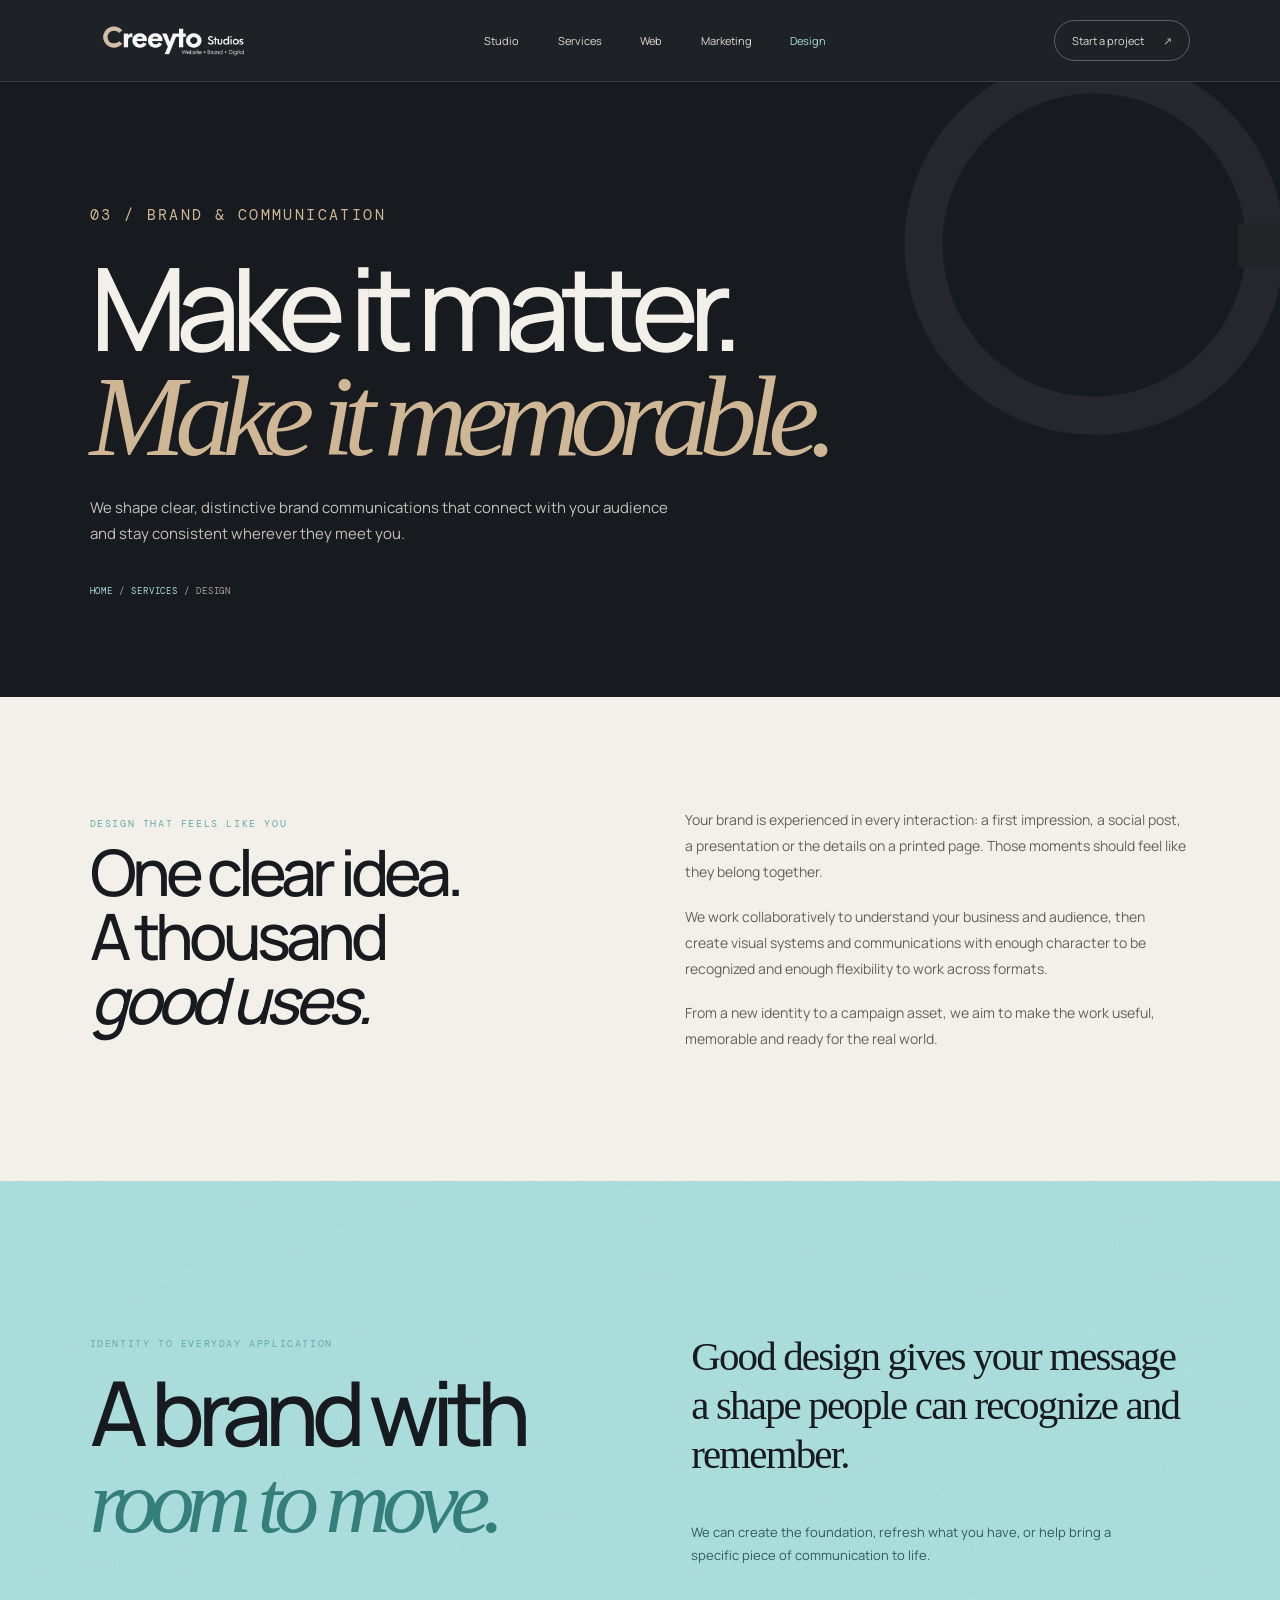
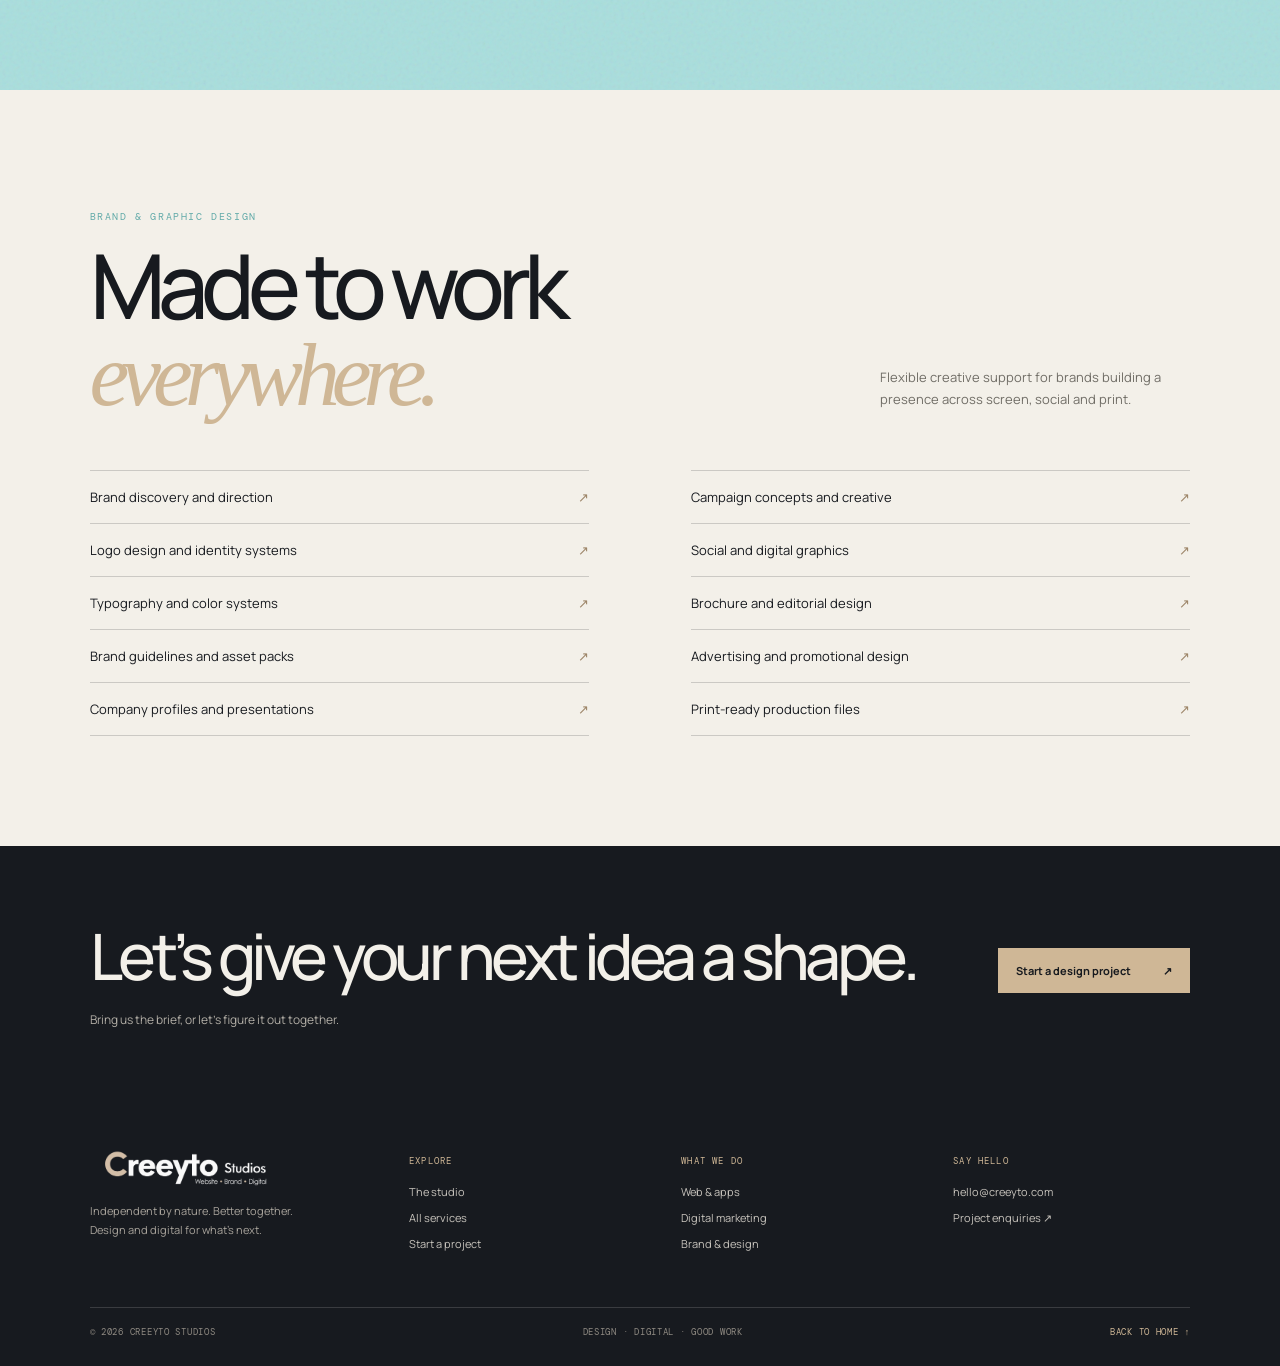
<file: graphic-design.html>
<!doctype html><html lang="en"><head><meta charset="utf-8"><meta name="viewport" content="width=device-width, initial-scale=1"><meta name="theme-color" content="#171a1f"><meta name="description" content="Creeyto creates brand identity and graphic design that connects businesses with their audience across print and digital."><title>Brand &amp; graphic design — Creeyto Studios</title><link rel="stylesheet" href="site.css"><script src="site.js" defer></script></head><body>
<header class="site-header"><a class="brand" href="index.html" aria-label="Creeyto Studios home"><img src="creeyto-wordmark.png" alt="Creeyto Studios — Website, Brand, Digital"></a><nav class="desktop-nav" aria-label="Main navigation"><a href="studio.html">Studio</a><a href="services.html">Services</a><a href="web-design.html">Web</a><a href="digital-marketing.html">Marketing</a><a href="graphic-design.html" aria-current="page">Design</a></nav><a class="header-cta" href="contact.html">Start a project <span>↗</span></a><button class="menu-toggle" aria-label="Open navigation" aria-expanded="false"><span></span><span></span></button></header>
<nav class="mobile-menu" aria-label="Mobile navigation" aria-hidden="true"><a href="studio.html">Studio <span>01</span></a><a href="services.html">Services <span>02</span></a><a href="web-design.html">Web <span>03</span></a><a href="digital-marketing.html">Marketing <span>04</span></a><a href="graphic-design.html">Design <span>05</span></a><a href="contact.html">Contact <span>↗</span></a></nav>
<main><section class="page-hero"><div class="hero-watermark" aria-hidden="true"><img src="creeyto-mark-crop.png" alt=""></div><div class="page-hero-inner"><p class="eyebrow light">03 / BRAND &amp; COMMUNICATION</p><h1>Make it matter.<br><em>Make it memorable.</em></h1><p>We shape clear, distinctive brand communications that connect with your audience and stay consistent wherever they meet you.</p><div class="crumb"><a href="index.html">HOME</a> / <a href="services.html">SERVICES</a> / DESIGN</div></div></section>
<section class="section"><div class="feature-grid"><div class="reveal"><p class="eyebrow">DESIGN THAT FEELS LIKE YOU</p><h2>One clear idea.<br>A thousand<br><em>good uses.</em></h2></div><div class="body-copy reveal"><p>Your brand is experienced in every interaction: a first impression, a social post, a presentation or the details on a printed page. Those moments should feel like they belong together.</p><p>We work collaboratively to understand your business and audience, then create visual systems and communications with enough character to be recognized and enough flexibility to work across formats.</p><p>From a new identity to a campaign asset, we aim to make the work useful, memorable and ready for the real world.</p></div></div></section>
<section class="section aqua-band texture"><div class="shell band-grid"><div class="reveal"><p class="eyebrow">IDENTITY TO EVERYDAY APPLICATION</p><h2 class="section-title">A brand with<br><em>room to move.</em></h2></div><div class="reveal"><p class="band-quote">Good design gives your message a shape people can recognize and remember.</p><p class="band-note">We can create the foundation, refresh what you have, or help bring a specific piece of communication to life.</p></div></div></section>
<section class="section"><div class="section-head reveal"><div><p class="eyebrow">BRAND &amp; GRAPHIC DESIGN</p><h2 class="section-title">Made to work<br><em>everywhere.</em></h2></div><p>Flexible creative support for brands building a presence across screen, social and print.</p></div><div class="detail-grid"><ul class="detail-list reveal"><li><span>Brand discovery and direction</span><span>↗</span></li><li><span>Logo design and identity systems</span><span>↗</span></li><li><span>Typography and color systems</span><span>↗</span></li><li><span>Brand guidelines and asset packs</span><span>↗</span></li><li><span>Company profiles and presentations</span><span>↗</span></li></ul><ul class="detail-list reveal"><li><span>Campaign concepts and creative</span><span>↗</span></li><li><span>Social and digital graphics</span><span>↗</span></li><li><span>Brochure and editorial design</span><span>↗</span></li><li><span>Advertising and promotional design</span><span>↗</span></li><li><span>Print-ready production files</span><span>↗</span></li></ul></div></section>
<section class="callout"><div><h2>Let’s give your next idea a shape.</h2><p>Bring us the brief, or let’s figure it out together.</p></div><a class="button" href="contact.html">Start a design project <span>↗</span></a></section></main>
<footer class="site-footer"><div class="footer-top"><div class="footer-brand"><a href="index.html"><img src="creeyto-wordmark.png" alt="Creeyto Studios"></a><p>Independent by nature. Better together. Design and digital for what’s next.</p></div><div class="footer-col"><h4>EXPLORE</h4><a href="studio.html">The studio</a><a href="services.html">All services</a><a href="contact.html">Start a project</a></div><div class="footer-col"><h4>WHAT WE DO</h4><a href="web-design.html">Web &amp; apps</a><a href="digital-marketing.html">Digital marketing</a><a href="graphic-design.html">Brand &amp; design</a></div><div class="footer-col"><h4>SAY HELLO</h4><a href="mailto:hello@creeyto.com">hello@creeyto.com</a><a href="contact.html">Project enquiries ↗</a></div></div><div class="footer-bottom"><span>© <span data-year></span> CREEYTO STUDIOS</span><span>DESIGN · DIGITAL · GOOD WORK</span><a href="index.html">BACK TO HOME ↑</a></div></footer></body></html>
</file>
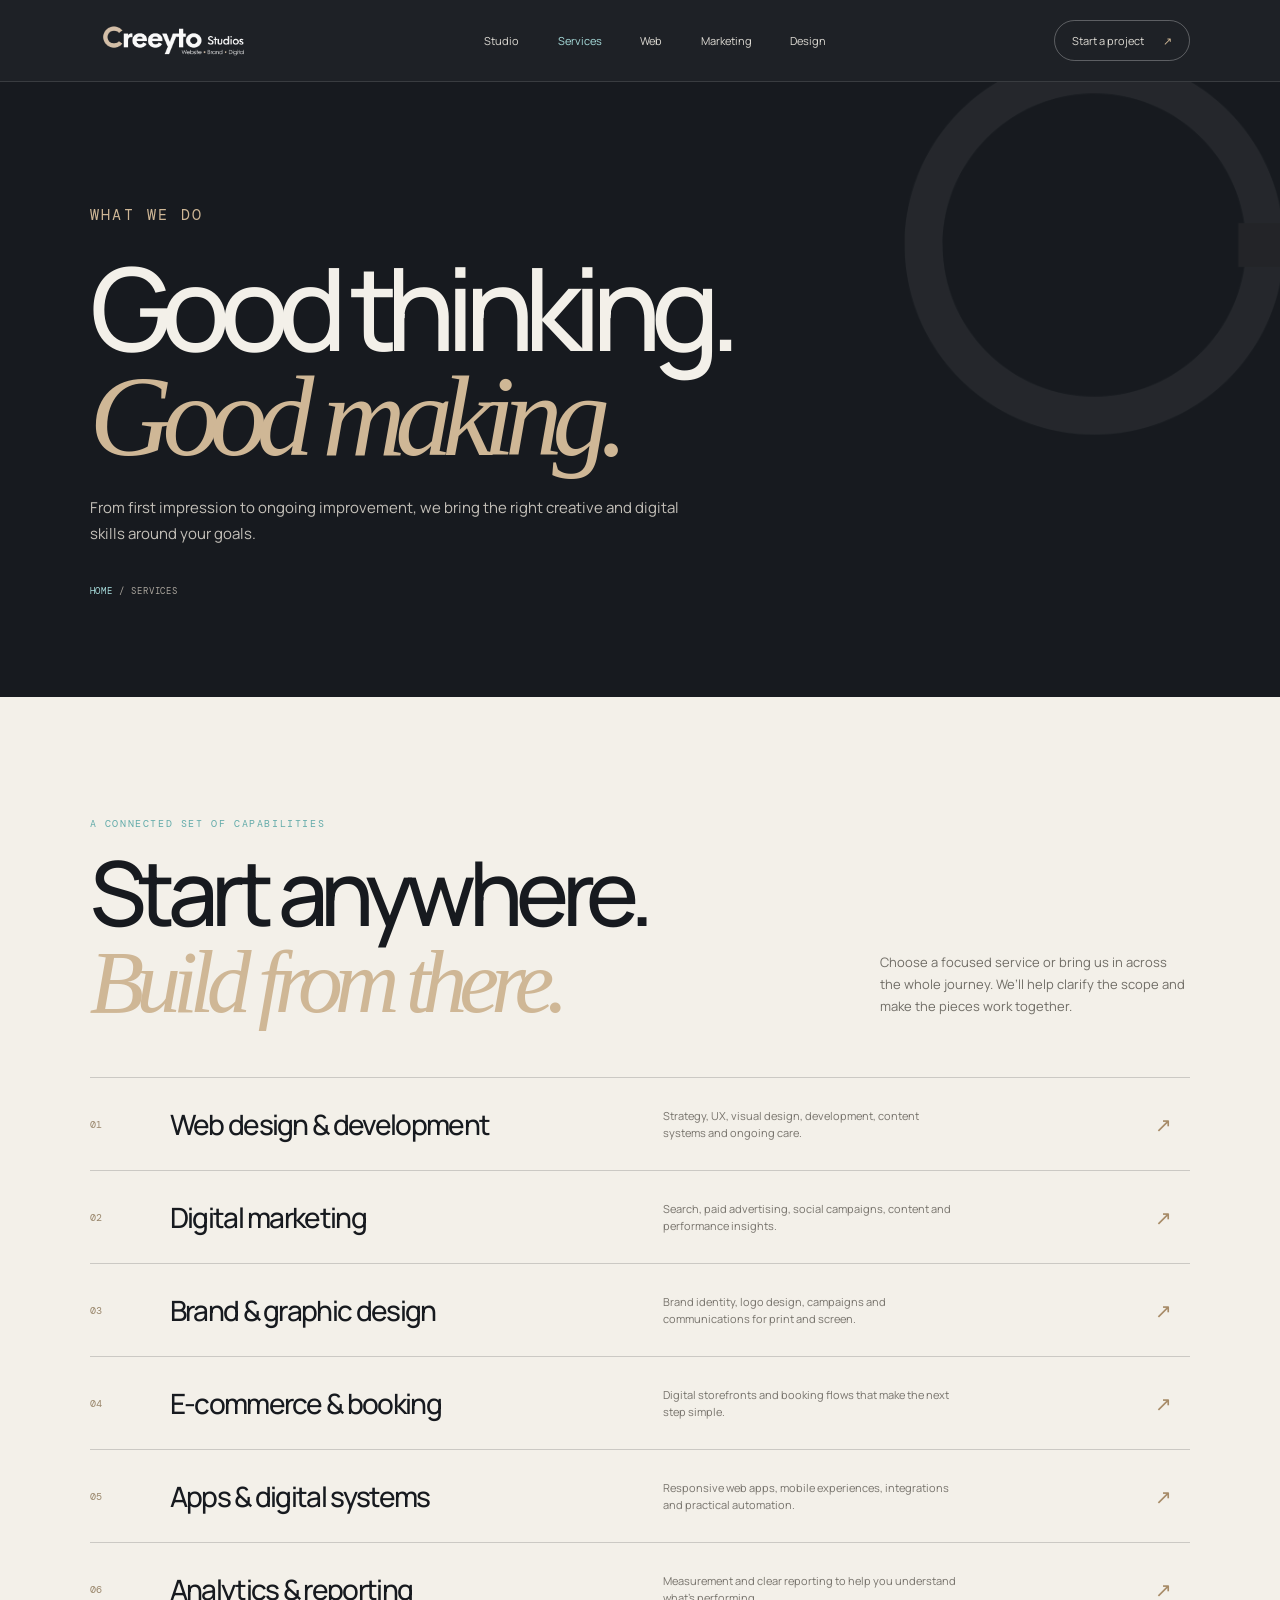
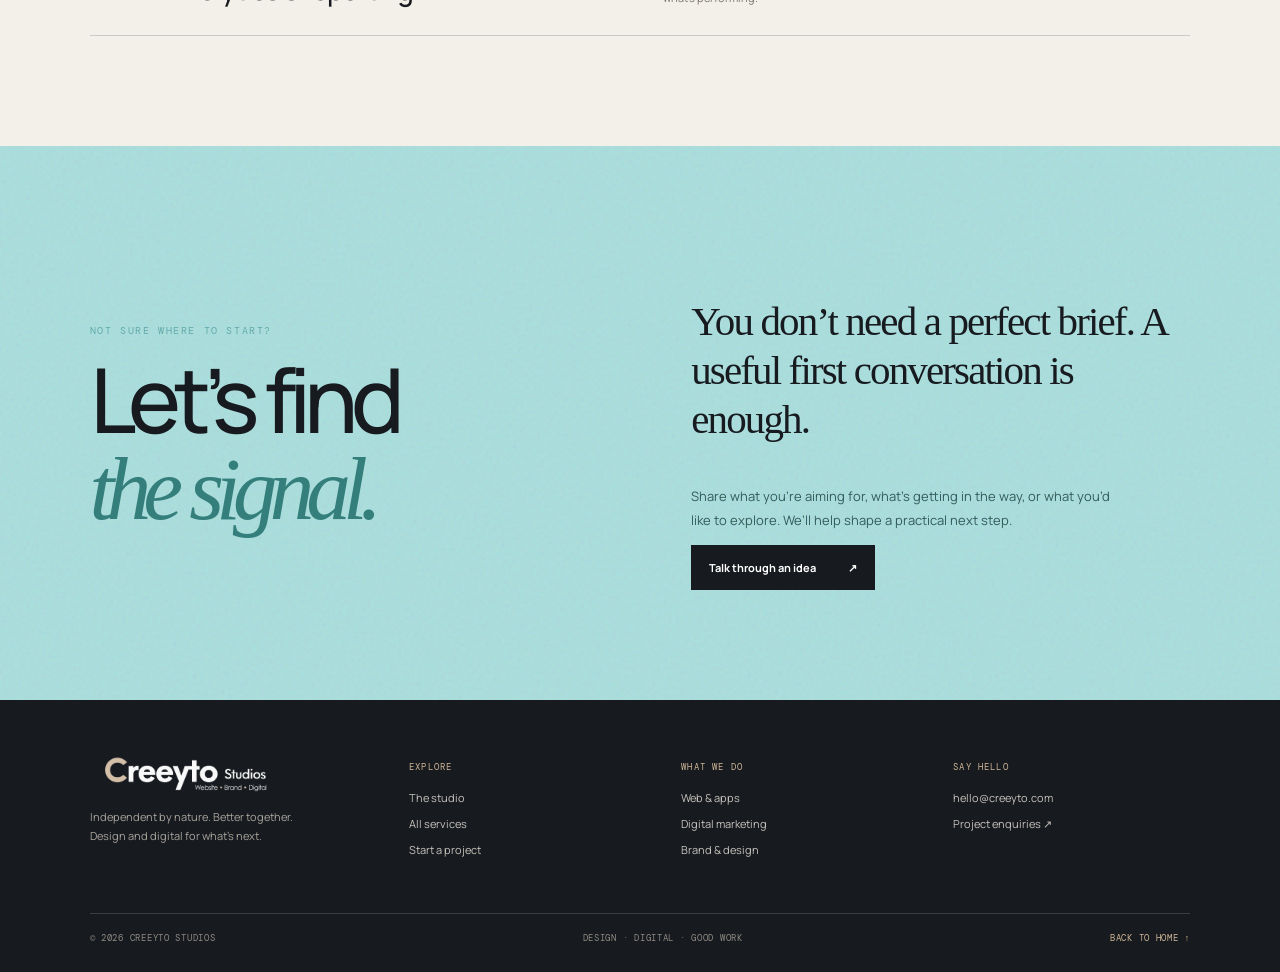
<file: services.html>
<!doctype html><html lang="en"><head><meta charset="utf-8"><meta name="viewport" content="width=device-width, initial-scale=1"><meta name="theme-color" content="#171a1f"><meta name="description" content="Explore Creeyto's website, app, e-commerce, digital marketing, analytics and graphic design services."><title>Services — Creeyto Studios</title><link rel="stylesheet" href="site.css"><script src="site.js" defer></script></head><body>
<header class="site-header"><a class="brand" href="index.html" aria-label="Creeyto Studios home"><img src="creeyto-wordmark.png" alt="Creeyto Studios — Website, Brand, Digital"></a><nav class="desktop-nav" aria-label="Main navigation"><a href="studio.html">Studio</a><a href="services.html" aria-current="page">Services</a><a href="web-design.html">Web</a><a href="digital-marketing.html">Marketing</a><a href="graphic-design.html">Design</a></nav><a class="header-cta" href="contact.html">Start a project <span>↗</span></a><button class="menu-toggle" aria-label="Open navigation" aria-expanded="false"><span></span><span></span></button></header>
<nav class="mobile-menu" aria-label="Mobile navigation" aria-hidden="true"><a href="studio.html">Studio <span>01</span></a><a href="services.html">Services <span>02</span></a><a href="web-design.html">Web <span>03</span></a><a href="digital-marketing.html">Marketing <span>04</span></a><a href="graphic-design.html">Design <span>05</span></a><a href="contact.html">Contact <span>↗</span></a></nav>
<main><section class="page-hero"><div class="hero-watermark" aria-hidden="true"><img src="creeyto-mark-crop.png" alt=""></div><div class="page-hero-inner"><p class="eyebrow light">WHAT WE DO</p><h1>Good thinking.<br><em>Good making.</em></h1><p>From first impression to ongoing improvement, we bring the right creative and digital skills around your goals.</p><div class="crumb"><a href="index.html">HOME</a> / SERVICES</div></div></section>
<section class="section"><div class="section-head reveal"><div><p class="eyebrow">A CONNECTED SET OF CAPABILITIES</p><h2 class="section-title">Start anywhere.<br><em>Build from there.</em></h2></div><p>Choose a focused service or bring us in across the whole journey. We’ll help clarify the scope and make the pieces work together.</p></div><div class="service-index">
<a class="service-index-row reveal" href="web-design.html"><span class="num">01</span><h3>Web design &amp; development</h3><p>Strategy, UX, visual design, development, content systems and ongoing care.</p><span class="arrow">↗</span></a>
<a class="service-index-row reveal" href="digital-marketing.html"><span class="num">02</span><h3>Digital marketing</h3><p>Search, paid advertising, social campaigns, content and performance insights.</p><span class="arrow">↗</span></a>
<a class="service-index-row reveal" href="graphic-design.html"><span class="num">03</span><h3>Brand &amp; graphic design</h3><p>Brand identity, logo design, campaigns and communications for print and screen.</p><span class="arrow">↗</span></a>
<a class="service-index-row reveal" href="#commerce" id="commerce"><span class="num">04</span><h3>E-commerce &amp; booking</h3><p>Digital storefronts and booking flows that make the next step simple.</p><span class="arrow">↗</span></a>
<a class="service-index-row reveal" href="#apps" id="apps"><span class="num">05</span><h3>Apps &amp; digital systems</h3><p>Responsive web apps, mobile experiences, integrations and practical automation.</p><span class="arrow">↗</span></a>
<a class="service-index-row reveal" href="#analytics" id="analytics"><span class="num">06</span><h3>Analytics &amp; reporting</h3><p>Measurement and clear reporting to help you understand what’s performing.</p><span class="arrow">↗</span></a>
</div></section>
<section class="section aqua-band texture"><div class="shell band-grid"><div class="reveal"><p class="eyebrow">NOT SURE WHERE TO START?</p><h2 class="section-title">Let’s find<br><em>the signal.</em></h2></div><div class="reveal"><p class="band-quote">You don’t need a perfect brief. A useful first conversation is enough.</p><p class="band-note">Share what you’re aiming for, what’s getting in the way, or what you’d like to explore. We’ll help shape a practical next step.</p><a class="button dark" href="contact.html">Talk through an idea <span>↗</span></a></div></div></section></main>
<footer class="site-footer"><div class="footer-top"><div class="footer-brand"><a href="index.html"><img src="creeyto-wordmark.png" alt="Creeyto Studios"></a><p>Independent by nature. Better together. Design and digital for what’s next.</p></div><div class="footer-col"><h4>EXPLORE</h4><a href="studio.html">The studio</a><a href="services.html">All services</a><a href="contact.html">Start a project</a></div><div class="footer-col"><h4>WHAT WE DO</h4><a href="web-design.html">Web &amp; apps</a><a href="digital-marketing.html">Digital marketing</a><a href="graphic-design.html">Brand &amp; design</a></div><div class="footer-col"><h4>SAY HELLO</h4><a href="mailto:hello@creeyto.com">hello@creeyto.com</a><a href="contact.html">Project enquiries ↗</a></div></div><div class="footer-bottom"><span>© <span data-year></span> CREEYTO STUDIOS</span><span>DESIGN · DIGITAL · GOOD WORK</span><a href="index.html">BACK TO HOME ↑</a></div></footer></body></html>
</file>
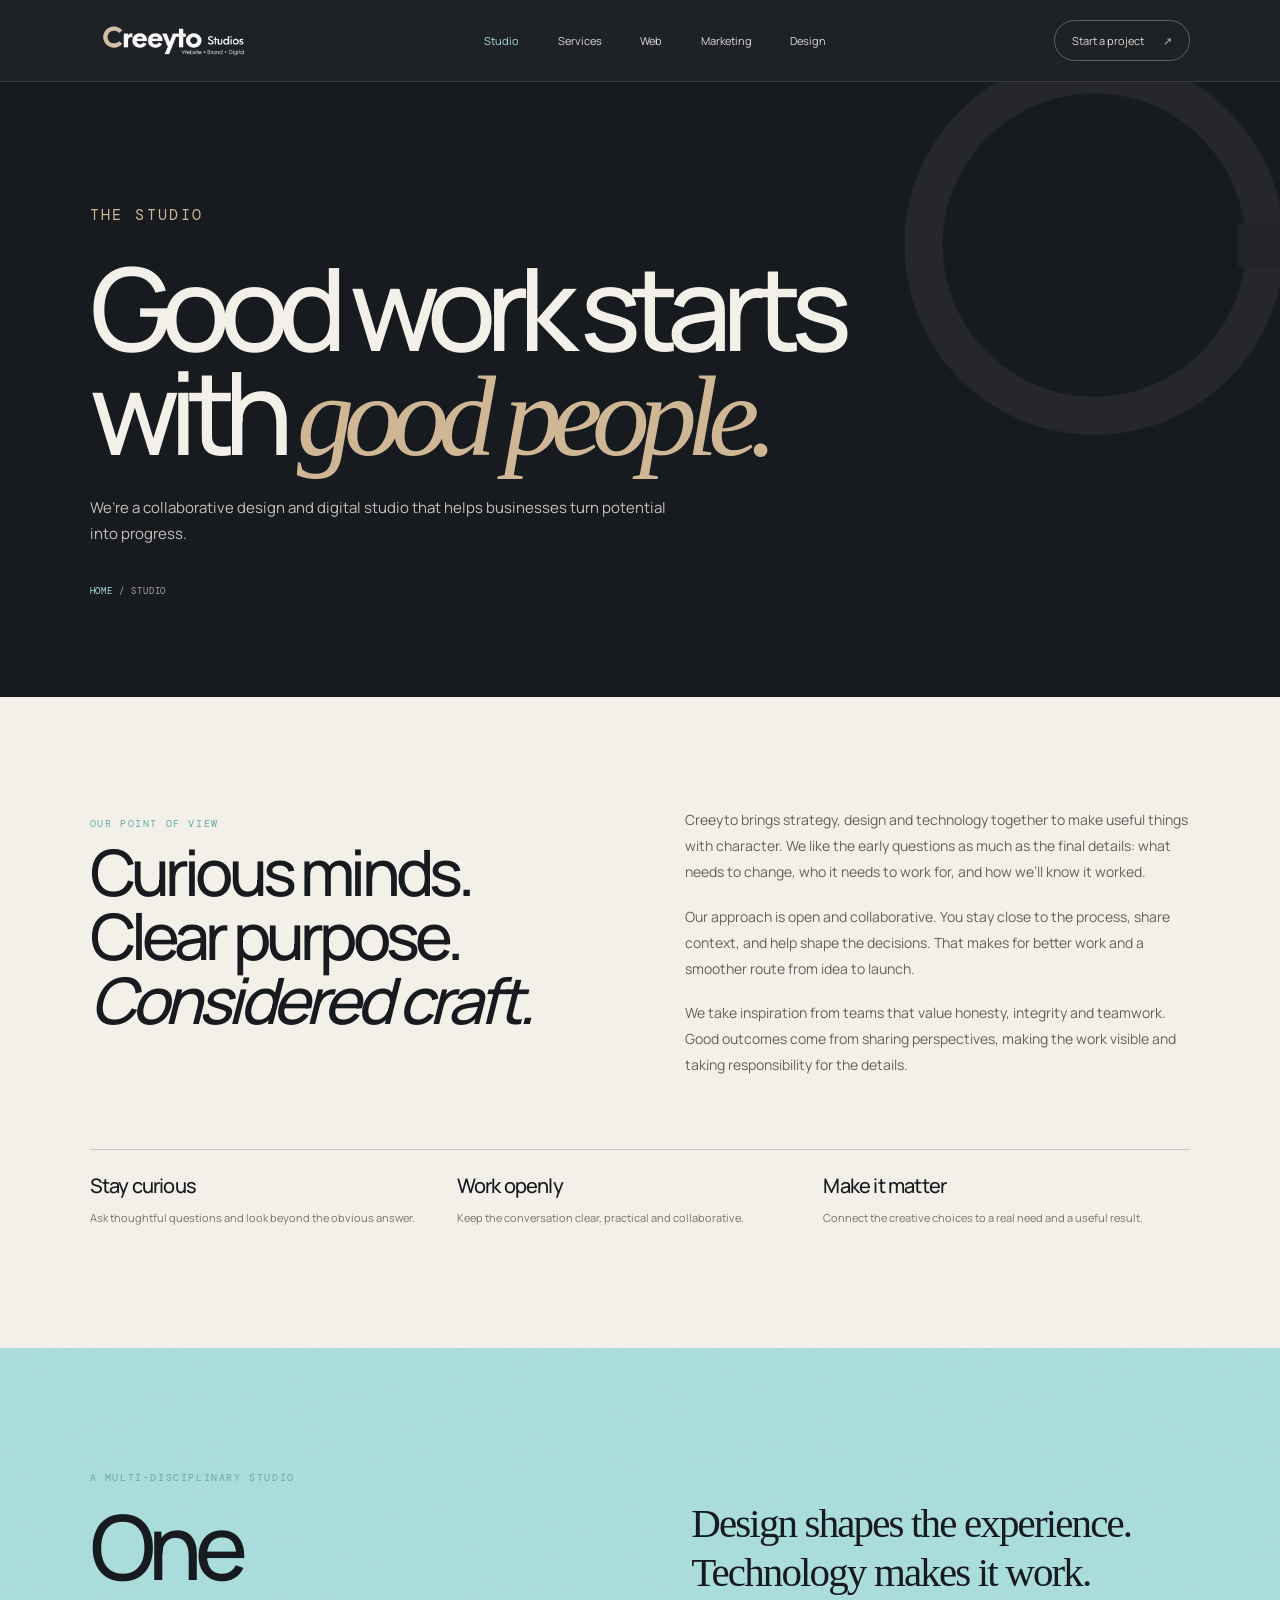
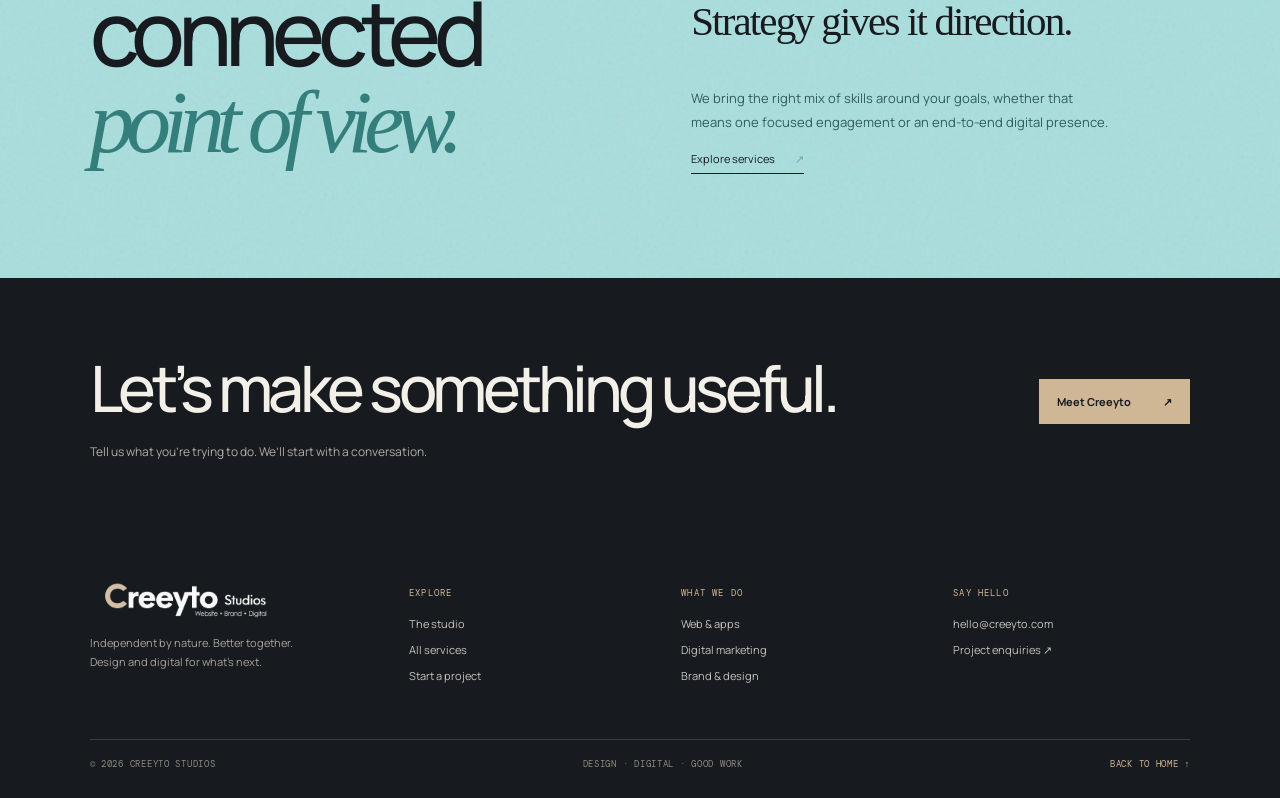
<file: studio.html>
<!doctype html><html lang="en"><head><meta charset="utf-8"><meta name="viewport" content="width=device-width, initial-scale=1"><meta name="theme-color" content="#171a1f"><meta name="description" content="Meet Creeyto Studios: a collaborative design and digital studio for ambitious businesses."><title>The studio — Creeyto Studios</title><link rel="stylesheet" href="site.css"><script src="site.js" defer></script></head><body>
<header class="site-header"><a class="brand" href="index.html" aria-label="Creeyto Studios home"><img src="creeyto-wordmark.png" alt="Creeyto Studios — Website, Brand, Digital"></a><nav class="desktop-nav" aria-label="Main navigation"><a href="studio.html" aria-current="page">Studio</a><a href="services.html">Services</a><a href="web-design.html">Web</a><a href="digital-marketing.html">Marketing</a><a href="graphic-design.html">Design</a></nav><a class="header-cta" href="contact.html">Start a project <span>↗</span></a><button class="menu-toggle" aria-label="Open navigation" aria-expanded="false"><span></span><span></span></button></header>
<nav class="mobile-menu" aria-label="Mobile navigation" aria-hidden="true"><a href="studio.html">Studio <span>01</span></a><a href="services.html">Services <span>02</span></a><a href="web-design.html">Web <span>03</span></a><a href="digital-marketing.html">Marketing <span>04</span></a><a href="graphic-design.html">Design <span>05</span></a><a href="contact.html">Contact <span>↗</span></a></nav>
<main><section class="page-hero"><div class="hero-watermark" aria-hidden="true"><img src="creeyto-mark-crop.png" alt=""></div><div class="page-hero-inner"><p class="eyebrow light">THE STUDIO</p><h1>Good work starts<br>with <em>good people.</em></h1><p>We’re a collaborative design and digital studio that helps businesses turn potential into progress.</p><div class="crumb"><a href="index.html">HOME</a> / STUDIO</div></div></section>
<section class="section"><div class="feature-grid"><div class="reveal"><p class="eyebrow">OUR POINT OF VIEW</p><h2>Curious minds.<br>Clear purpose.<br><em>Considered craft.</em></h2></div><div class="body-copy reveal"><p>Creeyto brings strategy, design and technology together to make useful things with character. We like the early questions as much as the final details: what needs to change, who it needs to work for, and how we’ll know it worked.</p><p>Our approach is open and collaborative. You stay close to the process, share context, and help shape the decisions. That makes for better work and a smoother route from idea to launch.</p><p>We take inspiration from teams that value honesty, integrity and teamwork. Good outcomes come from sharing perspectives, making the work visible and taking responsibility for the details.</p></div></div>
<div class="values"><article class="value reveal"><strong>Stay curious</strong><p>Ask thoughtful questions and look beyond the obvious answer.</p></article><article class="value reveal"><strong>Work openly</strong><p>Keep the conversation clear, practical and collaborative.</p></article><article class="value reveal"><strong>Make it matter</strong><p>Connect the creative choices to a real need and a useful result.</p></article></div></section>
<section class="section aqua-band texture"><div class="shell band-grid"><div class="reveal"><p class="eyebrow">A MULTI-DISCIPLINARY STUDIO</p><h2 class="section-title">One connected<br><em>point of view.</em></h2></div><div class="reveal"><p class="band-quote">Design shapes the experience. Technology makes it work. Strategy gives it direction.</p><p class="band-note">We bring the right mix of skills around your goals, whether that means one focused engagement or an end-to-end digital presence.</p><a class="text-link" href="services.html">Explore services <span>↗</span></a></div></div></section>
<section class="callout"><div><h2>Let’s make something useful.</h2><p>Tell us what you’re trying to do. We’ll start with a conversation.</p></div><a class="button" href="contact.html">Meet Creeyto <span>↗</span></a></section></main>
<footer class="site-footer"><div class="footer-top"><div class="footer-brand"><a href="index.html"><img src="creeyto-wordmark.png" alt="Creeyto Studios"></a><p>Independent by nature. Better together. Design and digital for what’s next.</p></div><div class="footer-col"><h4>EXPLORE</h4><a href="studio.html">The studio</a><a href="services.html">All services</a><a href="contact.html">Start a project</a></div><div class="footer-col"><h4>WHAT WE DO</h4><a href="web-design.html">Web &amp; apps</a><a href="digital-marketing.html">Digital marketing</a><a href="graphic-design.html">Brand &amp; design</a></div><div class="footer-col"><h4>SAY HELLO</h4><a href="mailto:hello@creeyto.com">hello@creeyto.com</a><a href="contact.html">Project enquiries ↗</a></div></div><div class="footer-bottom"><span>© <span data-year></span> CREEYTO STUDIOS</span><span>DESIGN · DIGITAL · GOOD WORK</span><a href="index.html">BACK TO HOME ↑</a></div></footer></body></html>
</file>
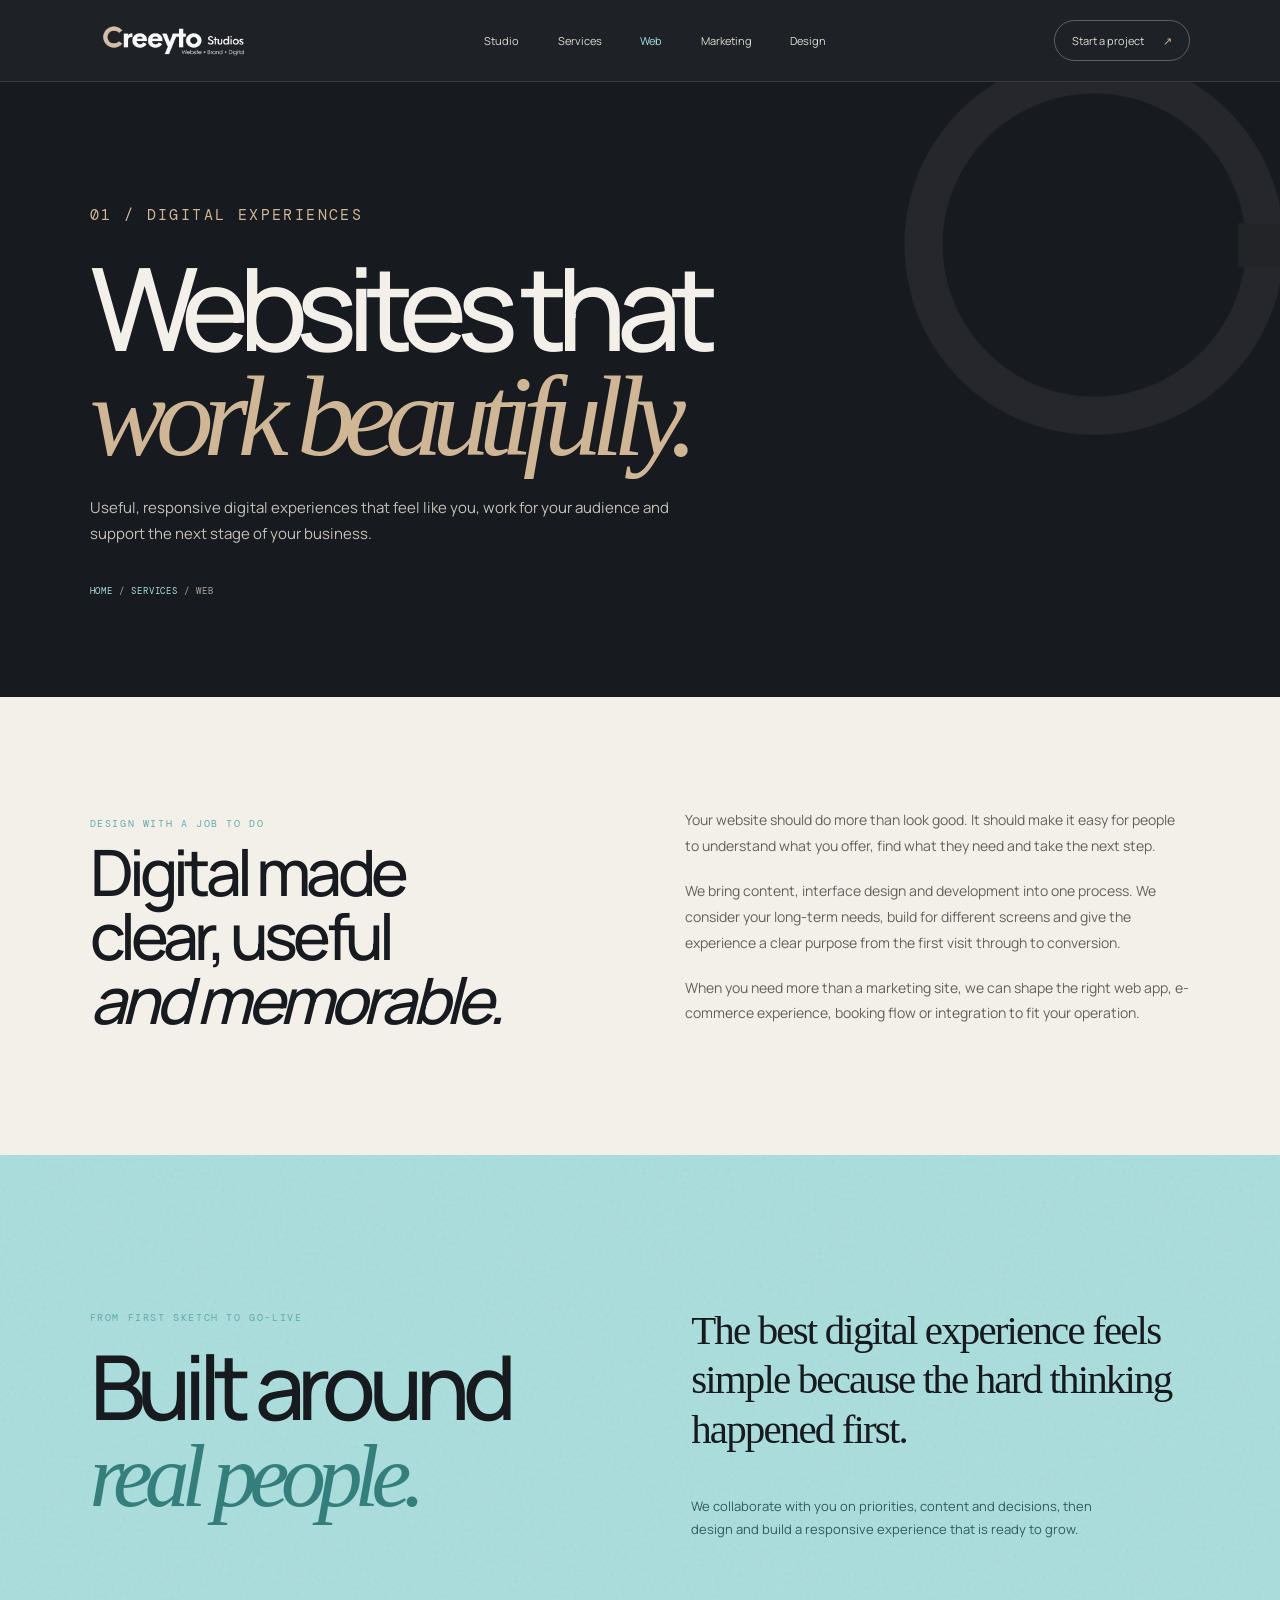
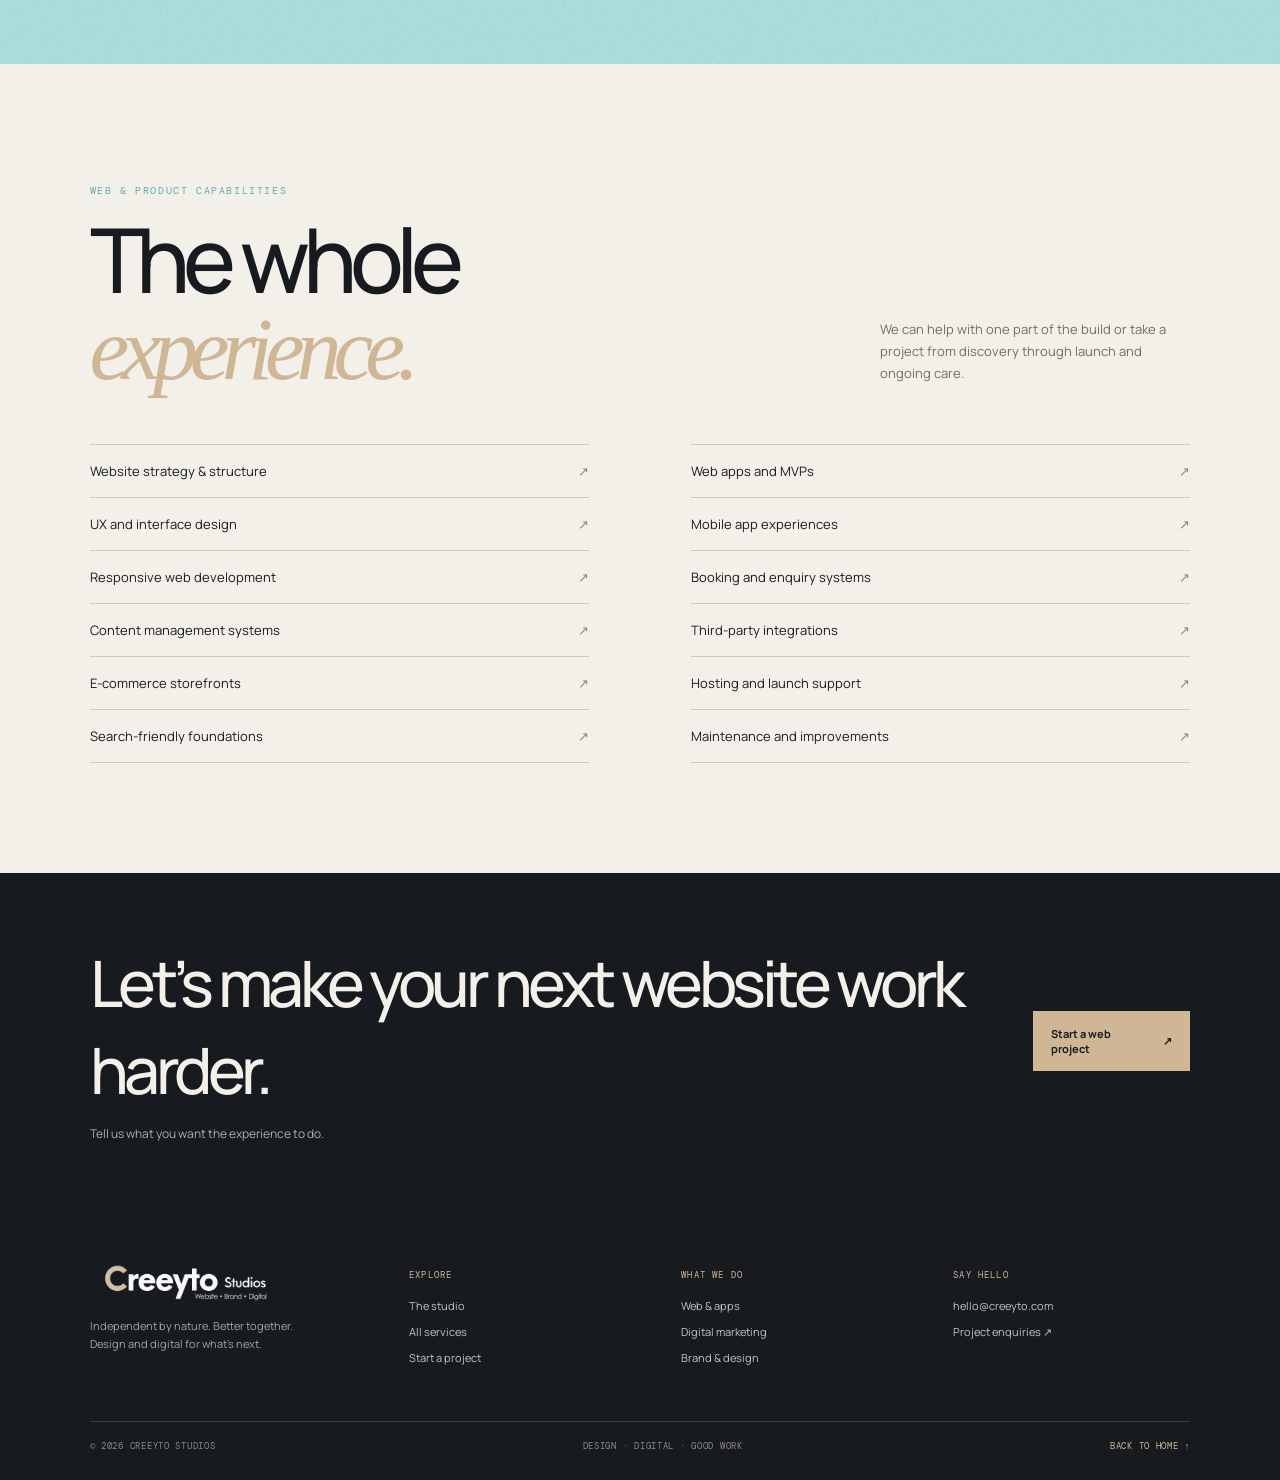
<file: web-design.html>
<!doctype html><html lang="en"><head><meta charset="utf-8"><meta name="viewport" content="width=device-width, initial-scale=1"><meta name="theme-color" content="#171a1f"><meta name="description" content="Creeyto designs and develops responsive websites, web apps and e-commerce experiences around your audience and business goals."><title>Web design &amp; development — Creeyto Studios</title><link rel="stylesheet" href="site.css"><script src="site.js" defer></script></head><body>
<header class="site-header"><a class="brand" href="index.html" aria-label="Creeyto Studios home"><img src="creeyto-wordmark.png" alt="Creeyto Studios — Website, Brand, Digital"></a><nav class="desktop-nav" aria-label="Main navigation"><a href="studio.html">Studio</a><a href="services.html">Services</a><a href="web-design.html" aria-current="page">Web</a><a href="digital-marketing.html">Marketing</a><a href="graphic-design.html">Design</a></nav><a class="header-cta" href="contact.html">Start a project <span>↗</span></a><button class="menu-toggle" aria-label="Open navigation" aria-expanded="false"><span></span><span></span></button></header>
<nav class="mobile-menu" aria-label="Mobile navigation" aria-hidden="true"><a href="studio.html">Studio <span>01</span></a><a href="services.html">Services <span>02</span></a><a href="web-design.html">Web <span>03</span></a><a href="digital-marketing.html">Marketing <span>04</span></a><a href="graphic-design.html">Design <span>05</span></a><a href="contact.html">Contact <span>↗</span></a></nav>
<main><section class="page-hero"><div class="hero-watermark" aria-hidden="true"><img src="creeyto-mark-crop.png" alt=""></div><div class="page-hero-inner"><p class="eyebrow light">01 / DIGITAL EXPERIENCES</p><h1>Websites that<br><em>work beautifully.</em></h1><p>Useful, responsive digital experiences that feel like you, work for your audience and support the next stage of your business.</p><div class="crumb"><a href="index.html">HOME</a> / <a href="services.html">SERVICES</a> / WEB</div></div></section>
<section class="section"><div class="feature-grid"><div class="reveal"><p class="eyebrow">DESIGN WITH A JOB TO DO</p><h2>Digital made<br>clear, useful<br><em>and memorable.</em></h2></div><div class="body-copy reveal"><p>Your website should do more than look good. It should make it easy for people to understand what you offer, find what they need and take the next step.</p><p>We bring content, interface design and development into one process. We consider your long-term needs, build for different screens and give the experience a clear purpose from the first visit through to conversion.</p><p>When you need more than a marketing site, we can shape the right web app, e-commerce experience, booking flow or integration to fit your operation.</p></div></div></section>
<section class="section aqua-band texture"><div class="shell band-grid"><div class="reveal"><p class="eyebrow">FROM FIRST SKETCH TO GO-LIVE</p><h2 class="section-title">Built around<br><em>real people.</em></h2></div><div class="reveal"><p class="band-quote">The best digital experience feels simple because the hard thinking happened first.</p><p class="band-note">We collaborate with you on priorities, content and decisions, then design and build a responsive experience that is ready to grow.</p></div></div></section>
<section class="section"><div class="section-head reveal"><div><p class="eyebrow">WEB &amp; PRODUCT CAPABILITIES</p><h2 class="section-title">The whole<br><em>experience.</em></h2></div><p>We can help with one part of the build or take a project from discovery through launch and ongoing care.</p></div><div class="detail-grid"><ul class="detail-list reveal"><li><span>Website strategy &amp; structure</span><span>↗</span></li><li><span>UX and interface design</span><span>↗</span></li><li><span>Responsive web development</span><span>↗</span></li><li><span>Content management systems</span><span>↗</span></li><li><span>E-commerce storefronts</span><span>↗</span></li><li><span>Search-friendly foundations</span><span>↗</span></li></ul><ul class="detail-list reveal"><li><span>Web apps and MVPs</span><span>↗</span></li><li><span>Mobile app experiences</span><span>↗</span></li><li><span>Booking and enquiry systems</span><span>↗</span></li><li><span>Third-party integrations</span><span>↗</span></li><li><span>Hosting and launch support</span><span>↗</span></li><li><span>Maintenance and improvements</span><span>↗</span></li></ul></div></section>
<section class="callout"><div><h2>Let’s make your next website work harder.</h2><p>Tell us what you want the experience to do.</p></div><a class="button" href="contact.html">Start a web project <span>↗</span></a></section></main>
<footer class="site-footer"><div class="footer-top"><div class="footer-brand"><a href="index.html"><img src="creeyto-wordmark.png" alt="Creeyto Studios"></a><p>Independent by nature. Better together. Design and digital for what’s next.</p></div><div class="footer-col"><h4>EXPLORE</h4><a href="studio.html">The studio</a><a href="services.html">All services</a><a href="contact.html">Start a project</a></div><div class="footer-col"><h4>WHAT WE DO</h4><a href="web-design.html">Web &amp; apps</a><a href="digital-marketing.html">Digital marketing</a><a href="graphic-design.html">Brand &amp; design</a></div><div class="footer-col"><h4>SAY HELLO</h4><a href="mailto:hello@creeyto.com">hello@creeyto.com</a><a href="contact.html">Project enquiries ↗</a></div></div><div class="footer-bottom"><span>© <span data-year></span> CREEYTO STUDIOS</span><span>DESIGN · DIGITAL · GOOD WORK</span><a href="index.html">BACK TO HOME ↑</a></div></footer></body></html>
</file>
<file: site.css>
@import url('https://fonts.googleapis.com/css2?family=DM+Mono:wght@400;500&family=Manrope:wght@400;500;600;700;800&display=swap');
:root{--ink:#171a1f;--sand:#cfb796;--aqua:#a9dedd;--aqua-deep:#62aaa9;--paper:#f3f0e9;--paper-dark:#e6e1d8;--muted:#858178;--line:rgba(23,26,31,.18);--display:'Neue Einstellung','Century Gothic',Gotham,Manrope,sans-serif;--mono:'DM Mono',monospace}
*{box-sizing:border-box}html{scroll-behavior:smooth}body{margin:0;background:var(--paper);color:var(--ink);font-family:var(--display);font-size:15px;-webkit-font-smoothing:antialiased}a{color:inherit;text-decoration:none}button,input,textarea,select{font:inherit}img{max-width:100%}.shell{width:min(1320px,86vw);margin:auto}.site-header{height:82px;padding:0 7vw;display:flex;align-items:center;justify-content:space-between;position:sticky;top:0;z-index:40;background:rgba(23,26,31,.97);color:var(--paper);border-bottom:1px solid rgba(255,255,255,.12);backdrop-filter:blur(14px)}.brand{display:flex;align-items:center;mix-blend-mode:screen}.brand img{display:block;width:clamp(140px,13vw,182px);height:auto}.desktop-nav{display:flex;gap:clamp(18px,3vw,44px);align-items:center}.desktop-nav a,.header-cta{font-size:11px;color:#dedbd4;transition:color .2s}.desktop-nav a:hover,.desktop-nav a[aria-current=page],.header-cta:hover{color:var(--aqua)}.header-cta{border:1px solid rgba(255,255,255,.28);border-radius:30px;padding:12px 17px}.header-cta span{color:var(--sand);margin-left:17px}.menu-toggle{display:none;border:0;background:none;color:white}.menu-toggle span{display:block;width:21px;height:1px;background:white;margin:6px}.mobile-menu{display:none}.eyebrow{font:10px var(--mono);letter-spacing:.16em;text-transform:uppercase;color:var(--aqua-deep)}.eyebrow.light{color:var(--sand)}.hero{min-height:740px;position:relative;overflow:hidden;background:var(--ink);color:var(--paper);display:grid;align-items:center;padding:95px 7vw 85px}.hero-grid{width:min(1320px,100%);margin:auto;display:grid;grid-template-columns:1.08fr .92fr;align-items:center;gap:4vw;position:relative;z-index:2}.hero h1{font-size:clamp(76px,11vw,150px);line-height:.86;letter-spacing:-.095em;font-weight:500;margin:38px 0 30px}.hero h1 em,.page-hero h1 em,.section-title em{font-family:Georgia,serif;font-weight:400;color:var(--sand);letter-spacing:-.09em}.hero-copy{max-width:455px;color:#c2beb7;font-size:15px;line-height:1.7}.hero-actions{display:flex;align-items:center;gap:25px;margin-top:32px}.button{display:inline-flex;align-items:center;justify-content:space-between;gap:32px;background:var(--sand);color:var(--ink);padding:15px 18px;font-size:11px;font-weight:700;transition:transform .25s,background .25s}.button:hover{transform:translateY(-3px);background:#ddc8aa}.button.dark{background:var(--ink);color:white}.button.dark:hover{background:#303840}.text-link{font-size:11px;border-bottom:1px solid currentColor;padding-bottom:7px}.text-link span{margin-left:18px;color:var(--aqua-deep)}.hero-art{height:490px;position:relative;display:grid;place-items:center}.paper-card{position:absolute;inset:6% 7% 9% 8%;background:var(--aqua);overflow:hidden;transform:rotate(4deg);box-shadow:0 28px 80px rgba(0,0,0,.28)}.paper-card:before,.texture:before{content:"";position:absolute;inset:0;pointer-events:none;opacity:.25;background-image:url("data:image/svg+xml,%3Csvg viewBox='0 0 180 180' xmlns='http://www.w3.org/2000/svg'%3E%3Cfilter id='n'%3E%3CfeTurbulence type='fractalNoise' baseFrequency='.78' numOctaves='4' stitchTiles='stitch'/%3E%3C/filter%3E%3Crect width='100%25' height='100%25' filter='url(%23n)' opacity='.4'/%3E%3C/svg%3E")}.paper-card .mark{position:absolute;width:76%;top:14%;left:11%;opacity:.92;mix-blend-mode:multiply}.paper-card .paper-caption{position:absolute;bottom:9%;left:9%;font:10px var(--mono);letter-spacing:.15em;color:#153d42}.paper-orbit{position:absolute;right:10%;top:16%;width:45%;aspect-ratio:1;border:1px solid rgba(23,26,31,.5);border-radius:50%}.paper-orbit:before,.paper-orbit:after{content:"";position:absolute;inset:12%;border:1px solid rgba(23,26,31,.3);border-radius:50%}.paper-orbit:after{inset:25%}.hero-stamp{position:absolute;right:1%;bottom:3%;background:var(--sand);color:var(--ink);width:104px;height:104px;border-radius:50%;display:grid;place-items:center;text-align:center;font:9px/1.6 var(--mono);letter-spacing:.09em;transform:rotate(9deg)}.hero-watermark{position:absolute;right:-12%;top:6%;width:min(56vw,700px);opacity:.06;mix-blend-mode:screen;pointer-events:none}.hero-watermark img{width:100%;display:block}.scroll-note{position:absolute;bottom:28px;left:7vw;font:9px var(--mono);letter-spacing:.13em;color:#96938c}.scroll-note span{color:var(--sand);margin-left:14px}.trust-strip{display:grid;grid-template-columns:repeat(4,1fr);border-bottom:1px solid var(--line);background:var(--paper);padding:25px 7vw;gap:18px}.trust-strip span{font:9px var(--mono);letter-spacing:.1em;text-transform:uppercase;color:#66635d}.trust-strip span:before{content:"✳";color:#9a7b58;margin-right:10px}.section{padding:110px 7vw}.section-head{display:flex;align-items:end;justify-content:space-between;gap:30px;margin-bottom:52px}.section-title{font-size:clamp(48px,7vw,92px);line-height:.96;letter-spacing:-.08em;font-weight:500;margin:19px 0 0}.section-head>p{max-width:310px;color:#706d66;font-size:13px;line-height:1.7;margin:0 0 8px}.services-preview{background:var(--paper-dark)}.service-cards{display:grid;grid-template-columns:repeat(3,1fr);gap:14px}.service-card{min-height:310px;padding:27px;background:var(--paper);position:relative;overflow:hidden;transition:transform .3s,background .3s}.service-card:hover{transform:translateY(-6px);background:#fff}.service-card .number{font:10px var(--mono);color:#8b7c68}.service-card h3{font-size:27px;font-weight:500;letter-spacing:-.06em;margin:52px 0 12px}.service-card p{font-size:12px;line-height:1.7;color:#74716b;max-width:280px}.service-card .arrow{position:absolute;right:25px;top:24px;font-size:22px;color:#a78b67}.service-card .mini-icon{position:absolute;right:22px;bottom:15px;font:86px Georgia,serif;color:rgba(169,222,221,.4);line-height:1}.aqua-band{background:var(--aqua);position:relative;overflow:hidden}.aqua-band.texture{isolation:isolate}.aqua-band .section-title em{color:#347f7c}.aqua-band .band-grid{display:grid;grid-template-columns:1fr 1fr;gap:8vw;align-items:center}.band-quote{font:clamp(24px,3.2vw,43px)/1.2 Georgia,serif;max-width:570px;letter-spacing:-.045em}.band-note{font-size:13px;line-height:1.8;max-width:420px;color:#325b5c}.page-hero{background:var(--ink);color:var(--paper);padding:105px 7vw 100px;position:relative;overflow:hidden}.page-hero-inner{width:min(1320px,100%);margin:auto;position:relative;z-index:2}.page-hero h1{font-size:clamp(58px,9vw,116px);line-height:.9;letter-spacing:-.09em;font-weight:500;margin:28px 0 26px;max-width:1000px}.page-hero p{max-width:590px;color:#c4c0b9;font-size:15px;line-height:1.75}.page-hero .hero-watermark{width:37vw;right:-5%;top:-12%}.page-hero .hero-watermark img{opacity:1}.crumb{font:9px var(--mono);letter-spacing:.1em;color:#aaa59d;margin-top:38px}.crumb a{color:var(--aqua)}.feature-grid{display:grid;grid-template-columns:1fr 1fr;gap:7vw;align-items:start}.feature-grid h2{font-size:clamp(35px,5vw,64px);font-weight:500;line-height:1;letter-spacing:-.075em;margin:0}.body-copy{font-size:14px;line-height:1.85;color:#64615b}.body-copy p{margin:0 0 19px}.values{display:grid;grid-template-columns:repeat(3,1fr);border-top:1px solid var(--line);margin-top:52px}.value{padding:22px 22px 10px 0}.value strong{display:block;font-size:20px;font-weight:500;letter-spacing:-.04em;margin-bottom:10px}.value p{font-size:11px;line-height:1.7;color:#77736d;margin:0}.service-index{border-top:1px solid var(--line)}.service-index-row{display:grid;grid-template-columns:60px 1fr 1fr 35px;gap:20px;align-items:center;padding:27px 0;border-bottom:1px solid var(--line);transition:padding .25s}.service-index-row:hover{padding-left:10px}.service-index-row .num{font:10px var(--mono);color:#99866b}.service-index-row h3{font-weight:500;font-size:28px;letter-spacing:-.06em;margin:0}.service-index-row p{font-size:11px;line-height:1.6;color:#77736c;max-width:300px;margin:0}.service-index-row .arrow{font-size:20px;color:#a78b67}.detail-grid{display:grid;grid-template-columns:1fr 1fr;gap:8vw}.detail-list{list-style:none;padding:0;margin:0;border-top:1px solid var(--line)}.detail-list li{display:flex;justify-content:space-between;gap:20px;padding:17px 0;border-bottom:1px solid var(--line);font-size:13px}.detail-list li span:last-child{color:#9c8467}.callout{background:var(--ink);color:var(--paper);padding:66px 7vw;display:flex;justify-content:space-between;align-items:center;gap:35px}.callout h2{font-size:clamp(34px,5vw,64px);font-weight:500;letter-spacing:-.07em;margin:0}.callout p{font-size:12px;color:#b1ada5;margin:12px 0 0}.contact-grid{display:grid;grid-template-columns:.8fr 1.2fr;gap:10vw}.contact-info h2{font-size:clamp(45px,6vw,76px);line-height:.95;letter-spacing:-.08em;font-weight:500;margin:28px 0}.contact-info p{font-size:13px;line-height:1.75;color:#706d66;max-width:360px}.contact-detail{display:block;padding:17px 0;border-top:1px solid var(--line);font-size:12px}.contact-detail small{display:block;font:9px var(--mono);color:#8c857a;letter-spacing:.1em;margin-bottom:8px}.contact-form{padding:35px;background:#fff}.form-row{display:grid;grid-template-columns:1fr 1fr;gap:20px}.contact-form label{display:block;font:9px var(--mono);letter-spacing:.1em;text-transform:uppercase;color:#77736b;margin-bottom:22px}.contact-form input,.contact-form textarea,.contact-form select{display:block;width:100%;border:0;border-bottom:1px solid #d5d0c7;background:transparent;border-radius:0;outline:0;padding:12px 0;color:var(--ink);font:13px var(--display);margin-top:7px}.contact-form input:focus,.contact-form textarea:focus,.contact-form select:focus{border-color:#4c9392}.contact-form textarea{resize:vertical}.contact-form .button{width:100%;border:0;cursor:pointer;margin-top:8px}.form-status{font-size:12px;min-height:16px;color:#3f7053}.form-status.error{color:#a44836}.form-hint{font:9px/1.6 var(--mono);color:#928b80;margin:13px 0 0}.site-footer{background:var(--ink);color:var(--paper);padding:56px 7vw 28px}.footer-top{display:grid;grid-template-columns:1.2fr 1fr 1fr 1fr;gap:35px;padding-bottom:45px}.footer-brand img{width:190px;mix-blend-mode:screen}.footer-brand p{font-size:11px;color:#a9a49c;line-height:1.7;max-width:220px}.footer-col h4{font:9px var(--mono);letter-spacing:.13em;color:var(--sand);font-weight:400;margin:5px 0 17px}.footer-col a{display:block;font-size:11px;color:#c8c4bd;margin:11px 0}.footer-col a:hover{color:var(--aqua)}.footer-bottom{display:flex;justify-content:space-between;border-top:1px solid rgba(255,255,255,.15);padding-top:18px;font:9px var(--mono);letter-spacing:.08em;color:#8f8a82}.footer-bottom a{color:var(--sand)}.reveal{opacity:0;transform:translateY(24px);transition:opacity .7s ease,transform .7s ease}.reveal.is-visible{opacity:1;transform:translateY(0)}.service-card:nth-child(2){transition-delay:.08s}.service-card:nth-child(3){transition-delay:.16s}.service-card:nth-child(4){transition-delay:.24s}.service-card:nth-child(5){transition-delay:.32s}.service-card:nth-child(6){transition-delay:.4s}
@media(max-width:850px){.desktop-nav,.header-cta{display:none}.menu-toggle{display:block;z-index:42}.mobile-menu{display:flex;position:fixed;inset:0;z-index:39;background:var(--ink);color:var(--paper);padding:100px 8vw 40px;flex-direction:column;justify-content:center;gap:0;transform:translateY(-105%);transition:transform .5s cubic-bezier(.77,0,.18,1)}.mobile-menu.open{transform:translateY(0)}.mobile-menu a{font-size:clamp(30px,8vw,51px);letter-spacing:-.06em;padding:15px 0;border-bottom:1px solid #393a3d}.mobile-menu a span{float:right;font:10px var(--mono);color:var(--sand);margin-top:13px}.hero{padding:80px 7vw 90px;min-height:900px;align-items:start}.hero-grid{grid-template-columns:1fr;gap:15px}.hero h1{font-size:clamp(74px,15vw,125px);margin:32px 0 23px}.hero-art{height:370px;width:min(600px,100%);margin:0 auto}.hero-copy{max-width:530px}.scroll-note{bottom:23px}.trust-strip{grid-template-columns:1fr 1fr}.section{padding:82px 7vw}.section-head{align-items:start;flex-direction:column;margin-bottom:34px}.section-head>p{max-width:500px}.service-cards{grid-template-columns:1fr 1fr}.service-card{min-height:280px}.aqua-band .band-grid,.feature-grid,.detail-grid,.contact-grid{grid-template-columns:1fr;gap:35px}.page-hero{padding:80px 7vw}.page-hero h1{font-size:clamp(58px,12vw,95px)}.service-index-row{grid-template-columns:35px 1fr 30px;gap:13px}.service-index-row p{grid-column:2;grid-row:2}.service-index-row .arrow{grid-column:3;grid-row:1}.values{gap:18px}.footer-top{grid-template-columns:1fr 1fr}.callout{align-items:flex-start;flex-direction:column}}
@media(max-width:520px){.site-header{height:70px;padding:0 6vw}.brand img{width:145px}.hero{min-height:840px;padding-top:77px}.hero h1{font-size:clamp(65px,15vw,88px)}.hero-art{height:295px}.hero-stamp{width:82px;height:82px;font-size:8px}.paper-card .mark{width:88%;left:7%;top:20%}.trust-strip{padding:20px 7vw;gap:16px}.trust-strip span{font-size:8px}.section-title{font-size:55px}.service-cards{grid-template-columns:1fr}.service-card{min-height:260px}.service-card h3{margin-top:35px}.page-hero{padding-top:68px;padding-bottom:70px}.page-hero h1{font-size:58px}.page-hero .hero-watermark{width:62vw;top:4%;right:-22%}.values{grid-template-columns:1fr}.value{padding:17px 0;border-bottom:1px solid var(--line)}.form-row{grid-template-columns:1fr;gap:0}.contact-form{padding:25px}.footer-top{grid-template-columns:1fr 1fr;gap:24px}.footer-brand{grid-column:1/-1}.footer-brand img{width:170px}.footer-bottom{gap:15px;font-size:8px}.callout{padding:50px 7vw}}
@media(prefers-reduced-motion:reduce){*,*::before,*::after{scroll-behavior:auto!important;animation-duration:.01ms!important;animation-iteration-count:1!important;transition-duration:.01ms!important}.reveal{opacity:1;transform:none}}
/* AJAX enquiry states */
.contact-form .form-trap{position:absolute!important;left:-9999px!important;width:1px;height:1px;overflow:hidden}.contact-form.is-submitted> :not(.form-success){display:none!important}.form-success{padding:30px 0}.form-success h3{font-size:clamp(42px,6vw,68px);font-weight:500;letter-spacing:-.08em;margin:20px 0 10px}.form-success>p:not(.eyebrow){font-size:13px;line-height:1.7;color:#706d66;margin:0 0 25px}.contact-form button:disabled{opacity:.58;cursor:wait}
.phone-field{display:grid;grid-template-columns:minmax(118px,.85fr) minmax(0,1.15fr);gap:10px;align-items:end}.phone-field select,.phone-field input{min-width:0}
</file>
